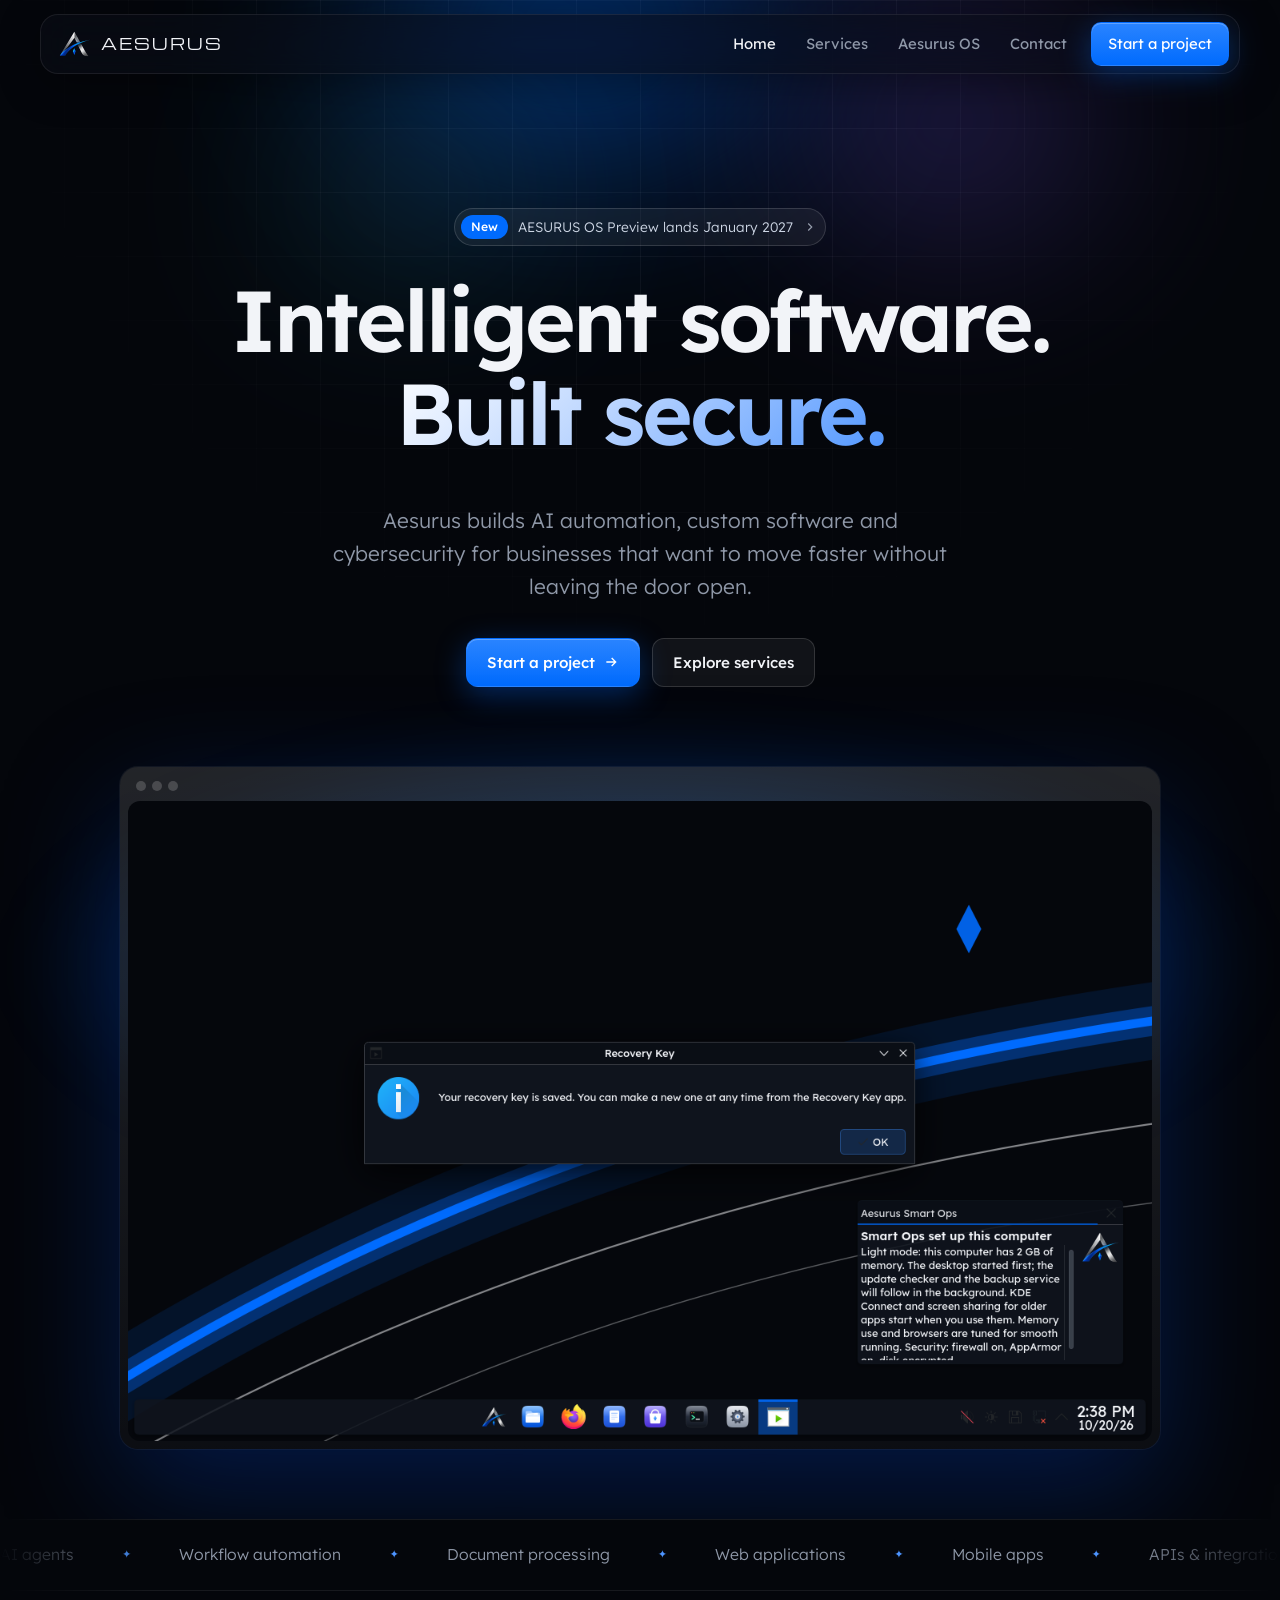
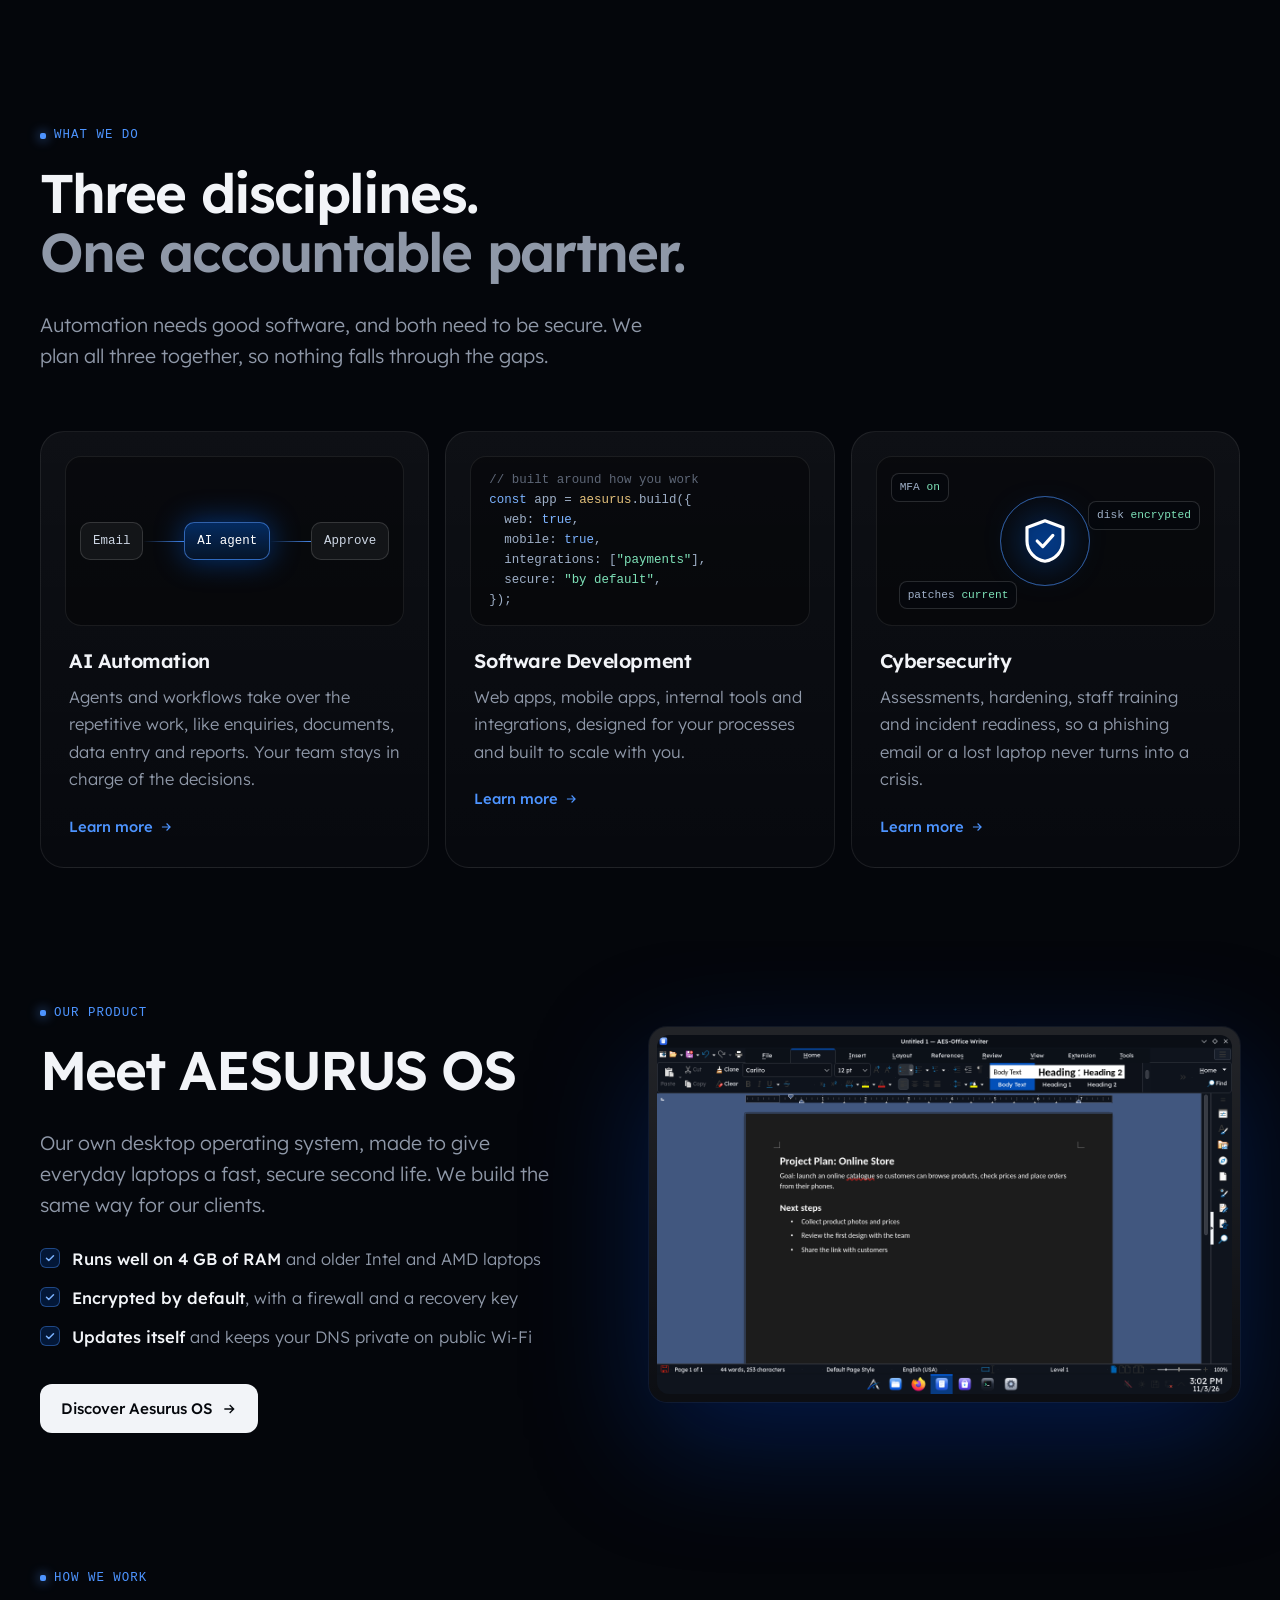
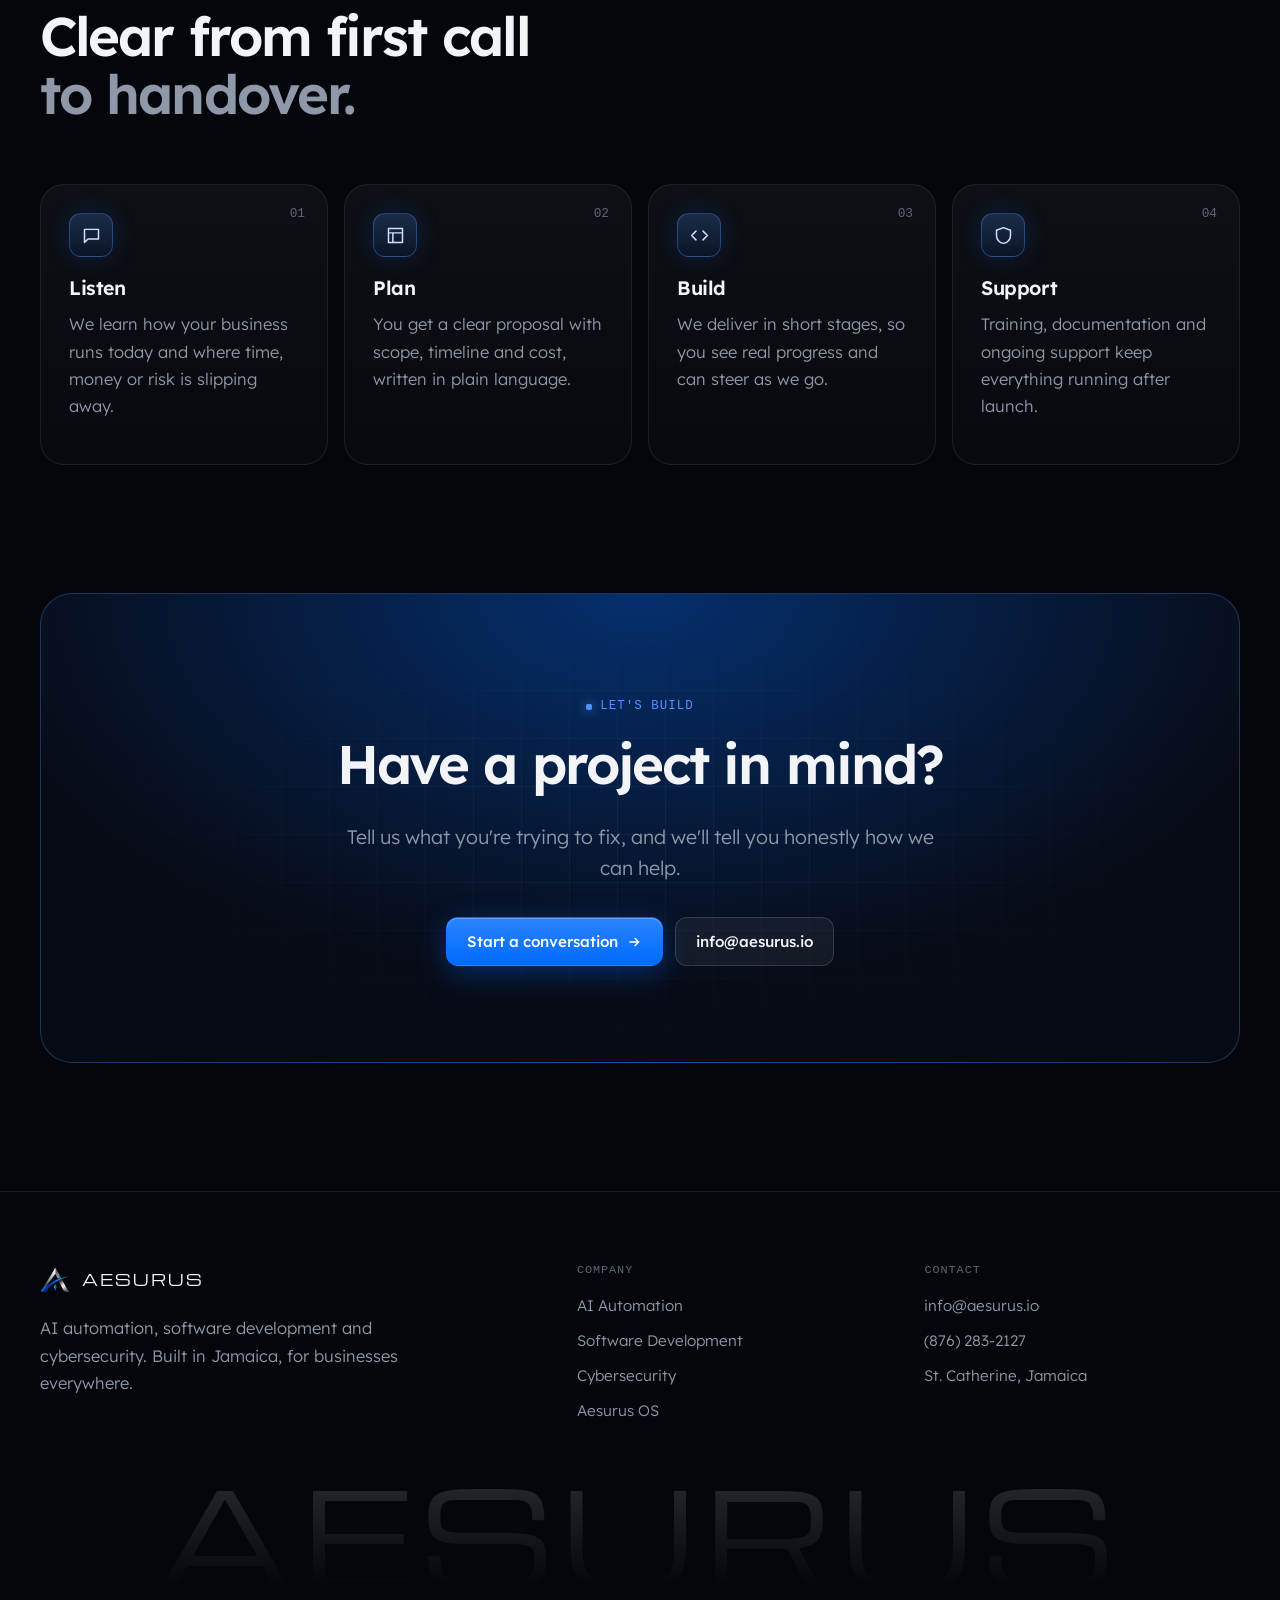
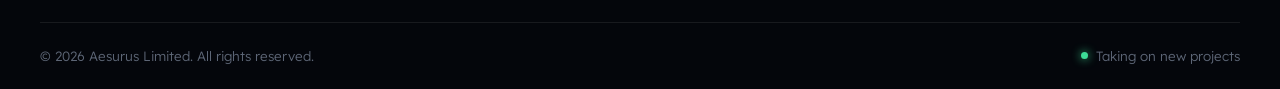
<file: index.html>
<!doctype html>
<html lang="en">
<head>
  <meta charset="utf-8">
  <meta name="viewport" content="width=device-width, initial-scale=1">
  
  <title>Aesurus Limited | AI Automation, Software &amp; Cybersecurity</title>
  <meta name="description" content="Aesurus Limited builds AI automation, custom software and cybersecurity for businesses, and makes AESURUS OS. Based in St. Catherine, Jamaica.">
  <meta name="theme-color" content="#04060b">
  <meta property="og:title" content="Aesurus Limited | AI Automation, Software &amp; Cybersecurity">
  <meta property="og:description" content="Aesurus Limited builds AI automation, custom software and cybersecurity for businesses, and makes AESURUS OS. Based in St. Catherine, Jamaica.">
  <meta property="og:image" content="assets/img/os-desktop.png">
  <link rel="icon" type="image/png" href="assets/img/aesurus-mark.png">
  <link rel="preload" href="assets/fonts/Lexend[wght].ttf" as="font" type="font/ttf" crossorigin>
  <link rel="stylesheet" href="assets/styles.css">
  <!-- Meta Pixel Code -->
<script>
!function(f,b,e,v,n,t,s)
{if(f.fbq)return;n=f.fbq=function(){n.callMethod?
n.callMethod.apply(n,arguments):n.queue.push(arguments)};
if(!f._fbq)f._fbq=n;n.push=n;n.loaded=!0;n.version='2.0';
n.queue=[];t=b.createElement(e);t.async=!0;
t.src=v;s=b.getElementsByTagName(e)[0];
s.parentNode.insertBefore(t,s)}(window, document,'script',
'https://connect.facebook.net/en_US/fbevents.js');
fbq('init', '1486287566726402');
fbq('track', 'PageView');
</script>
<noscript><img height="1" width="1" style="display:none"
src="https://www.facebook.com/tr?id=1486287566726402&ev=PageView&noscript=1"
/></noscript>
<!-- End Meta Pixel Code -->
</head>
<body>

<header class="site-header">
  <nav class="wrap nav" aria-label="Main">
    <a class="brand" href="index.html" aria-label="Aesurus Limited home">
      <img src="assets/img/aesurus-mark.png" alt="" width="32" height="32">
      <span>AESURUS</span>
    </a>
    <button class="nav-toggle" aria-label="Open menu" aria-expanded="false">
      <svg viewBox="0 0 24 24" fill="none" stroke="currentColor" stroke-width="2" stroke-linecap="round"><path d="M4 7h16M4 12h16M4 17h16"/></svg>
    </button>
    <ul class="nav-links">
      <li><a href="index.html" aria-current="page">Home</a></li>
      <li><a href="services.html">Services</a></li>
      <li><a href="aesurus-os.html">Aesurus OS</a></li>
      <li><a href="contact.html">Contact</a></li>
      <li><a class="btn btn-primary" href="contact.html">Start a project</a></li>
    </ul>
  </nav>
</header>

<main>
  <section class="hero center">
    <div class="bg-grid"></div><div class="glow glow-a"></div><div class="glow glow-b"></div><div class="glow glow-c"></div>
    <div class="wrap">
      <a class="pill reveal" href="aesurus-os.html"><b>New</b> AESURUS OS Preview lands January 2027 <svg viewBox="0 0 24 24" fill="none" stroke="currentColor" stroke-width="2"><path d="M9 6l6 6-6 6"/></svg></a>
      <h1 class="reveal d1">Intelligent software.<br><span class="grad-text">Built secure.</span></h1>
      <p class="lead reveal d2">Aesurus builds AI automation, custom software and cybersecurity for businesses that want to move faster without leaving the door open.</p>
      <div class="btn-row reveal d3">
        <a class="btn btn-primary" href="contact.html">Start a project <svg viewBox="0 0 24 24" fill="none" stroke="currentColor" stroke-width="2"><path d="M5 12h14M13 6l6 6-6 6"/></svg></a>
        <a class="btn btn-ghost" href="services.html">Explore services</a>
      </div>
      <div class="hero-shot reveal d3">
        <div class="frame">
          <div class="frame-bar"><i></i><i></i><i></i></div>
          <img src="assets/img/os-desktop.png" alt="The AESURUS OS desktop, built by Aesurus" width="1280" height="800" data-zoom>
        </div>
      </div>
    </div>
  </section>

  <div class="marquee" aria-hidden="true">
    <div class="marquee-track">
      <span>AI agents</span><span>Workflow automation</span><span>Document processing</span><span>Web applications</span><span>Mobile apps</span><span>APIs &amp; integrations</span><span>Security assessments</span><span>Device hardening</span><span>Incident readiness</span><span>Linux desktops</span>
      <span>AI agents</span><span>Workflow automation</span><span>Document processing</span><span>Web applications</span><span>Mobile apps</span><span>APIs &amp; integrations</span><span>Security assessments</span><span>Device hardening</span><span>Incident readiness</span><span>Linux desktops</span>
    </div>
  </div>

  <section>
    <div class="wrap">
      <div class="section-head reveal">
        <span class="kicker">What we do</span>
        <h2>Three disciplines.<br><span class="muted">One accountable partner.</span></h2>
        <p class="lead">Automation needs good software, and both need to be secure. We plan all three together, so nothing falls through the gaps.</p>
      </div>
      <div class="bento">
        <a class="card reveal" href="services.html#ai-automation">
          <div class="viz viz-flow">
            <span class="node">Email</span><span class="wire"></span><span class="node ai">AI agent</span><span class="wire"></span><span class="node">Approve</span>
          </div>
          <h3>AI Automation</h3>
          <p>Agents and workflows take over the repetitive work, like enquiries, documents, data entry and reports. Your team stays in charge of the decisions.</p>
          <span class="more">Learn more <svg viewBox="0 0 24 24" fill="none" stroke="currentColor" stroke-width="2"><path d="M5 12h14M13 6l6 6-6 6"/></svg></span>
        </a>
        <a class="card reveal d1" href="services.html#software-development">
          <div class="viz viz-code"><span class="c">// built around how you work</span>
<span class="k">const</span> app = <span class="f">aesurus</span>.build({
  web: <span class="k">true</span>,
  mobile: <span class="k">true</span>,
  integrations: [<span class="s">"payments"</span>],
  secure: <span class="s">"by default"</span>,
});</div>
          <h3>Software Development</h3>
          <p>Web apps, mobile apps, internal tools and integrations, designed for your processes and built to scale with you.</p>
          <span class="more">Learn more <svg viewBox="0 0 24 24" fill="none" stroke="currentColor" stroke-width="2"><path d="M5 12h14M13 6l6 6-6 6"/></svg></span>
        </a>
        <a class="card wide-md reveal d2" href="services.html#cybersecurity">
          <div class="viz viz-shield">
            <div class="rings"><i></i><i></i><i></i></div>
            <svg viewBox="0 0 24 24" stroke-linecap="round" stroke-linejoin="round"><path d="M12 3l8 3v6c0 4.5-3.4 8.3-8 9-4.6-.7-8-4.5-8-9V6z"/><path d="M8.5 12l2.5 2.5 4.5-5" fill="none"/></svg>
            <span class="tag" style="left:14px; top:16px;">MFA <b>on</b></span>
            <span class="tag" style="right:14px; top:44px;">disk <b>encrypted</b></span>
            <span class="tag" style="left:22px; bottom:16px;">patches <b>current</b></span>
          </div>
          <h3>Cybersecurity</h3>
          <p>Assessments, hardening, staff training and incident readiness, so a phishing email or a lost laptop never turns into a crisis.</p>
          <span class="more">Learn more <svg viewBox="0 0 24 24" fill="none" stroke="currentColor" stroke-width="2"><path d="M5 12h14M13 6l6 6-6 6"/></svg></span>
        </a>
      </div>
    </div>
  </section>

  <section style="padding-top:0;">
    <div class="wrap split">
      <div class="reveal">
        <span class="kicker">Our product</span>
        <h2>Meet AESURUS OS</h2>
        <p class="lead">Our own desktop operating system, made to give everyday laptops a fast, secure second life. We build the same way for our clients.</p>
        <ul class="checks">
          <li><span><strong>Runs well on 4 GB of RAM</strong> and older Intel and AMD laptops</span></li>
          <li><span><strong>Encrypted by default</strong>, with a firewall and a recovery key</span></li>
          <li><span><strong>Updates itself</strong> and keeps your DNS private on public Wi-Fi</span></li>
        </ul>
        <div class="btn-row"><a class="btn btn-light" href="aesurus-os.html">Discover Aesurus OS <svg viewBox="0 0 24 24" fill="none" stroke="currentColor" stroke-width="2"><path d="M5 12h14M13 6l6 6-6 6"/></svg></a></div>
      </div>
      <div class="reveal d1">
        <div class="frame"><img src="assets/img/os-app-write.png" alt="AES Write running on AESURUS OS" width="1280" height="800" data-zoom></div>
      </div>
    </div>
  </section>

  <section style="padding-top:0;">
    <div class="wrap">
      <div class="section-head reveal">
        <span class="kicker">How we work</span>
        <h2>Clear from first call<br><span class="muted">to handover.</span></h2>
      </div>
      <div class="steps">
        <div class="card reveal"><div class="icon"><svg viewBox="0 0 24 24"><path d="M4 5h16v11H8l-4 4z"/></svg></div><h3>Listen</h3><p>We learn how your business runs today and where time, money or risk is slipping away.</p></div>
        <div class="card reveal d1"><div class="icon"><svg viewBox="0 0 24 24"><path d="M4 4h16v16H4zM4 9h16M9 9v11"/></svg></div><h3>Plan</h3><p>You get a clear proposal with scope, timeline and cost, written in plain language.</p></div>
        <div class="card reveal d2"><div class="icon"><svg viewBox="0 0 24 24"><path d="M8 7l-5 5 5 5M16 7l5 5-5 5"/></svg></div><h3>Build</h3><p>We deliver in short stages, so you see real progress and can steer as we go.</p></div>
        <div class="card reveal d3"><div class="icon"><svg viewBox="0 0 24 24"><path d="M12 3l8 3v6c0 4.5-3.4 8.3-8 9-4.6-.7-8-4.5-8-9V6z"/></svg></div><h3>Support</h3><p>Training, documentation and ongoing support keep everything running after launch.</p></div>
      </div>
    </div>
  </section>

  <section style="padding-top:0;">
    <div class="wrap">
      <div class="cta reveal">
        <span class="kicker">Let's build</span>
        <h2>Have a project in mind?</h2>
        <p class="lead">Tell us what you're trying to fix, and we'll tell you honestly how we can help.</p>
        <div class="btn-row">
          <a class="btn btn-primary" href="contact.html">Start a conversation <svg viewBox="0 0 24 24" fill="none" stroke="currentColor" stroke-width="2"><path d="M5 12h14M13 6l6 6-6 6"/></svg></a>
          <a class="btn btn-ghost" href="mailto:info@aesurus.io">info@aesurus.io</a>
        </div>
      </div>
    </div>
  </section>
</main>
<footer class="site-footer">
  <div class="wrap">
    <div class="footer-grid">
      <div>
        <a class="brand" href="index.html"><img src="assets/img/aesurus-mark.png" alt="" width="32" height="32"><span>AESURUS</span></a>
        <p class="muted" style="margin:18px 0 0; max-width:360px;">AI automation, software development and cybersecurity. Built in Jamaica, for businesses everywhere.</p>
      </div>
      <div>
        <h4>Company</h4>
        <ul>
          <li><a href="services.html#ai-automation">AI Automation</a></li>
          <li><a href="services.html#software-development">Software Development</a></li>
          <li><a href="services.html#cybersecurity">Cybersecurity</a></li>
          <li><a href="aesurus-os.html">Aesurus OS</a></li>
        </ul>
      </div>
      <div>
        <h4>Contact</h4>
        <ul>
          <li><a href="mailto:info@aesurus.io">info@aesurus.io</a></li>
          <li><a href="tel:+18762832127">(876) 283-2127</a></li>
          <li>St. Catherine, Jamaica</li>
        </ul>
      </div>
    </div>
    <div class="footer-word" aria-hidden="true">AESURUS</div>
    <div class="footer-bottom">
      <span>© <span id="year">2026</span> Aesurus Limited. All rights reserved.</span>
      <span class="status-dot">Taking on new projects</span>
    </div>
  </div>
</footer>

<script src="assets/main.js"></script>
</body>
</html>
</file>
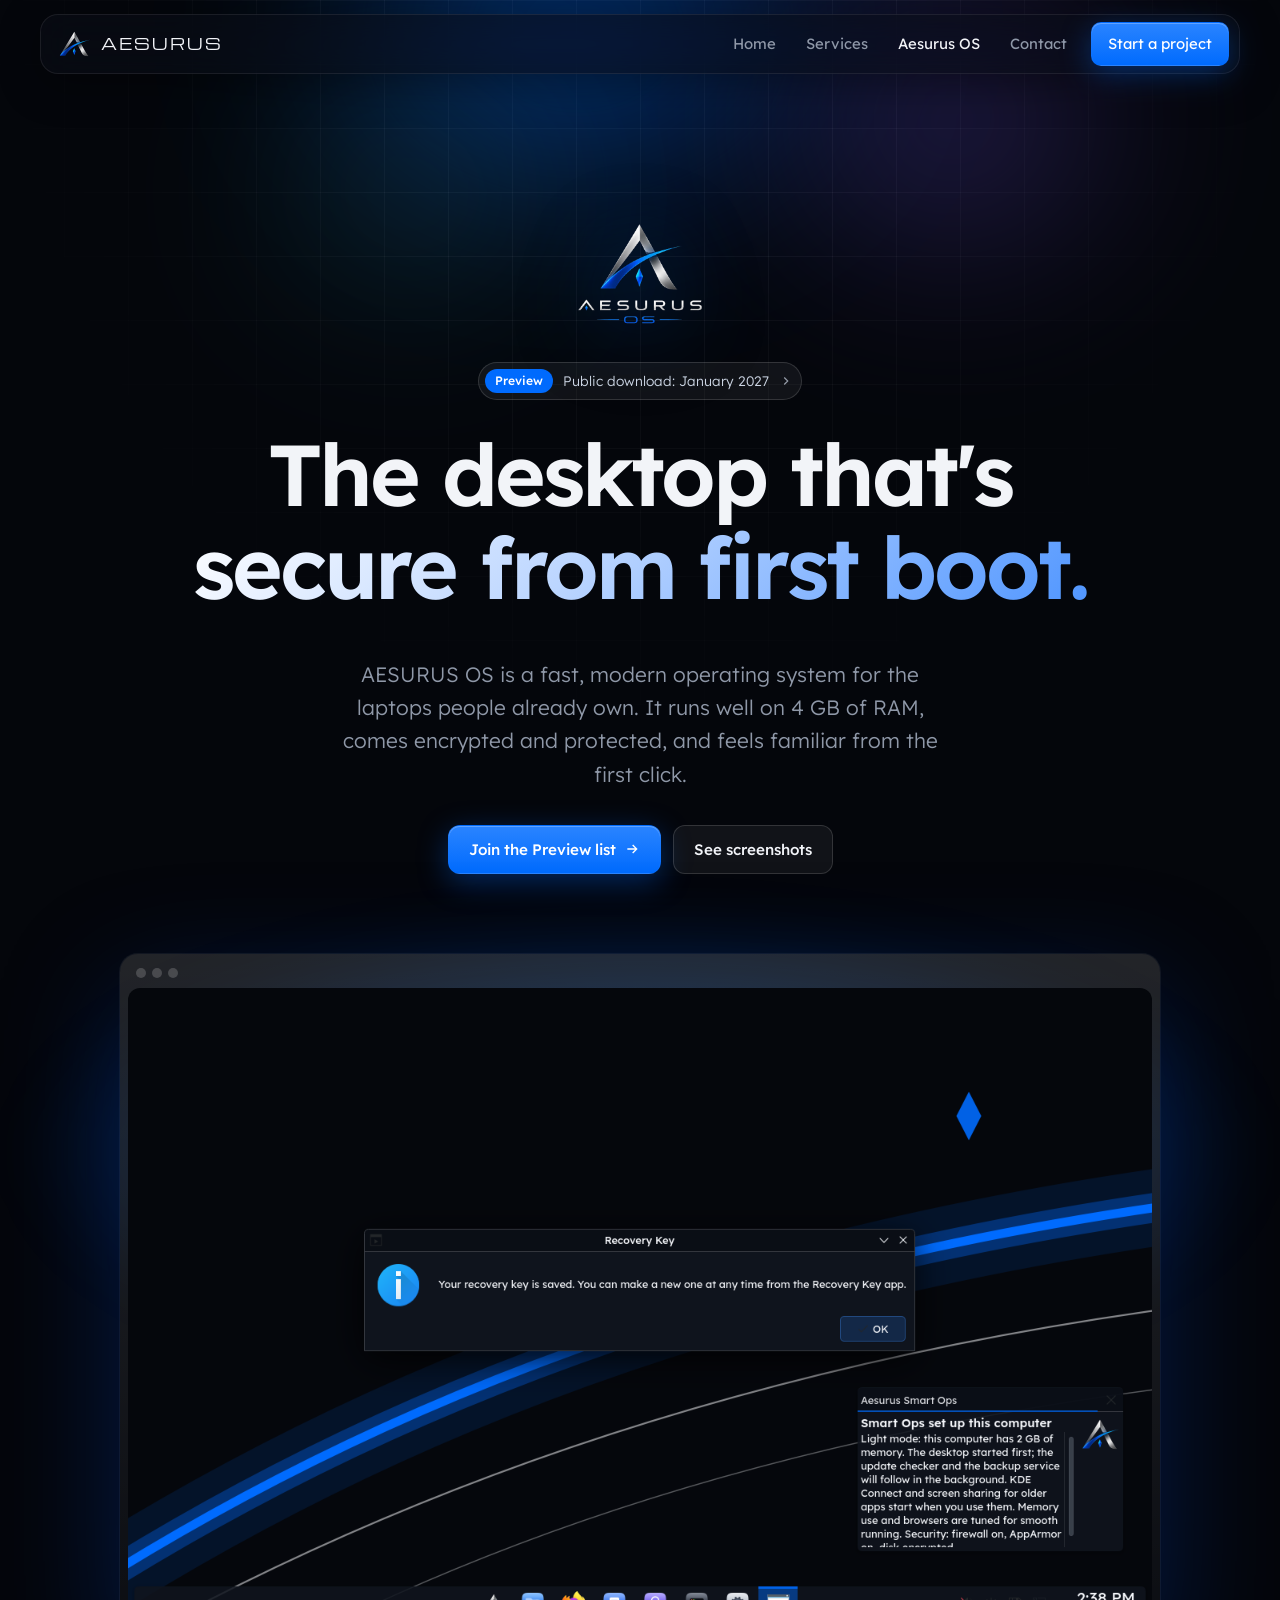
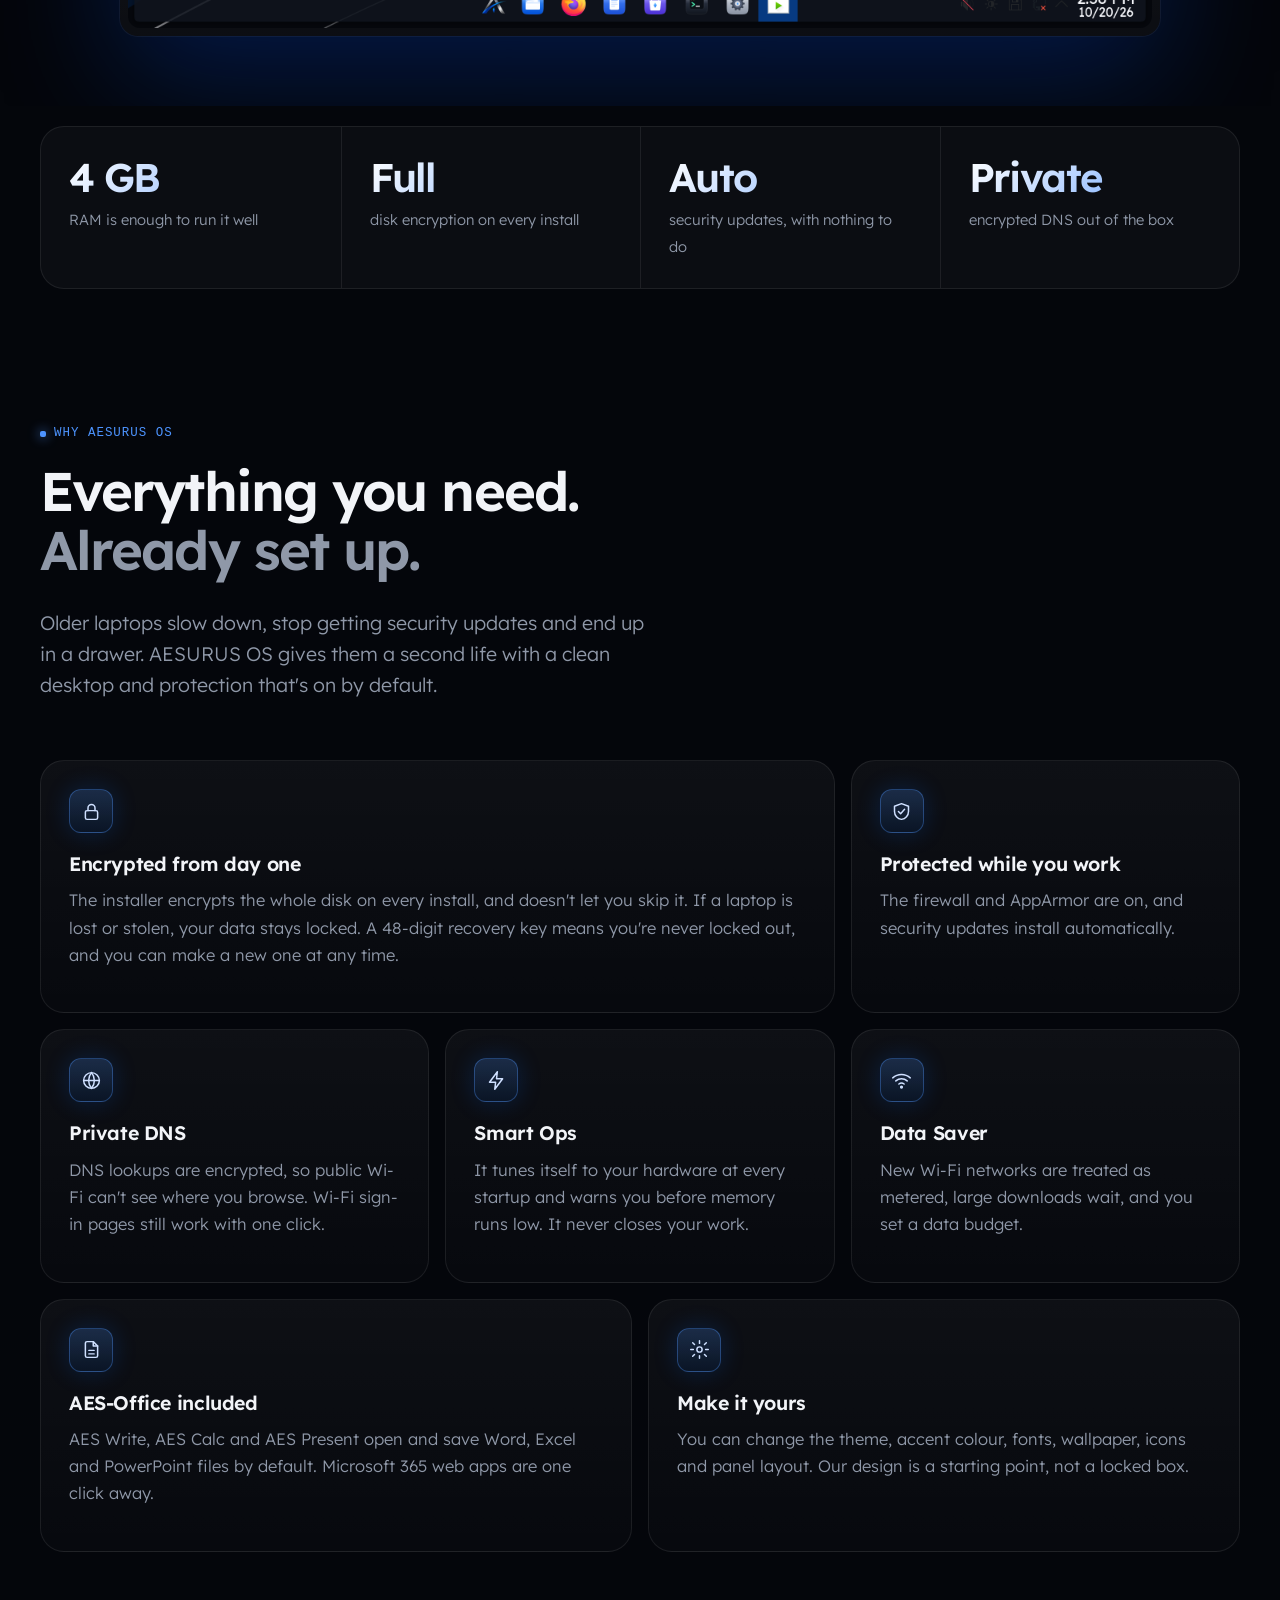
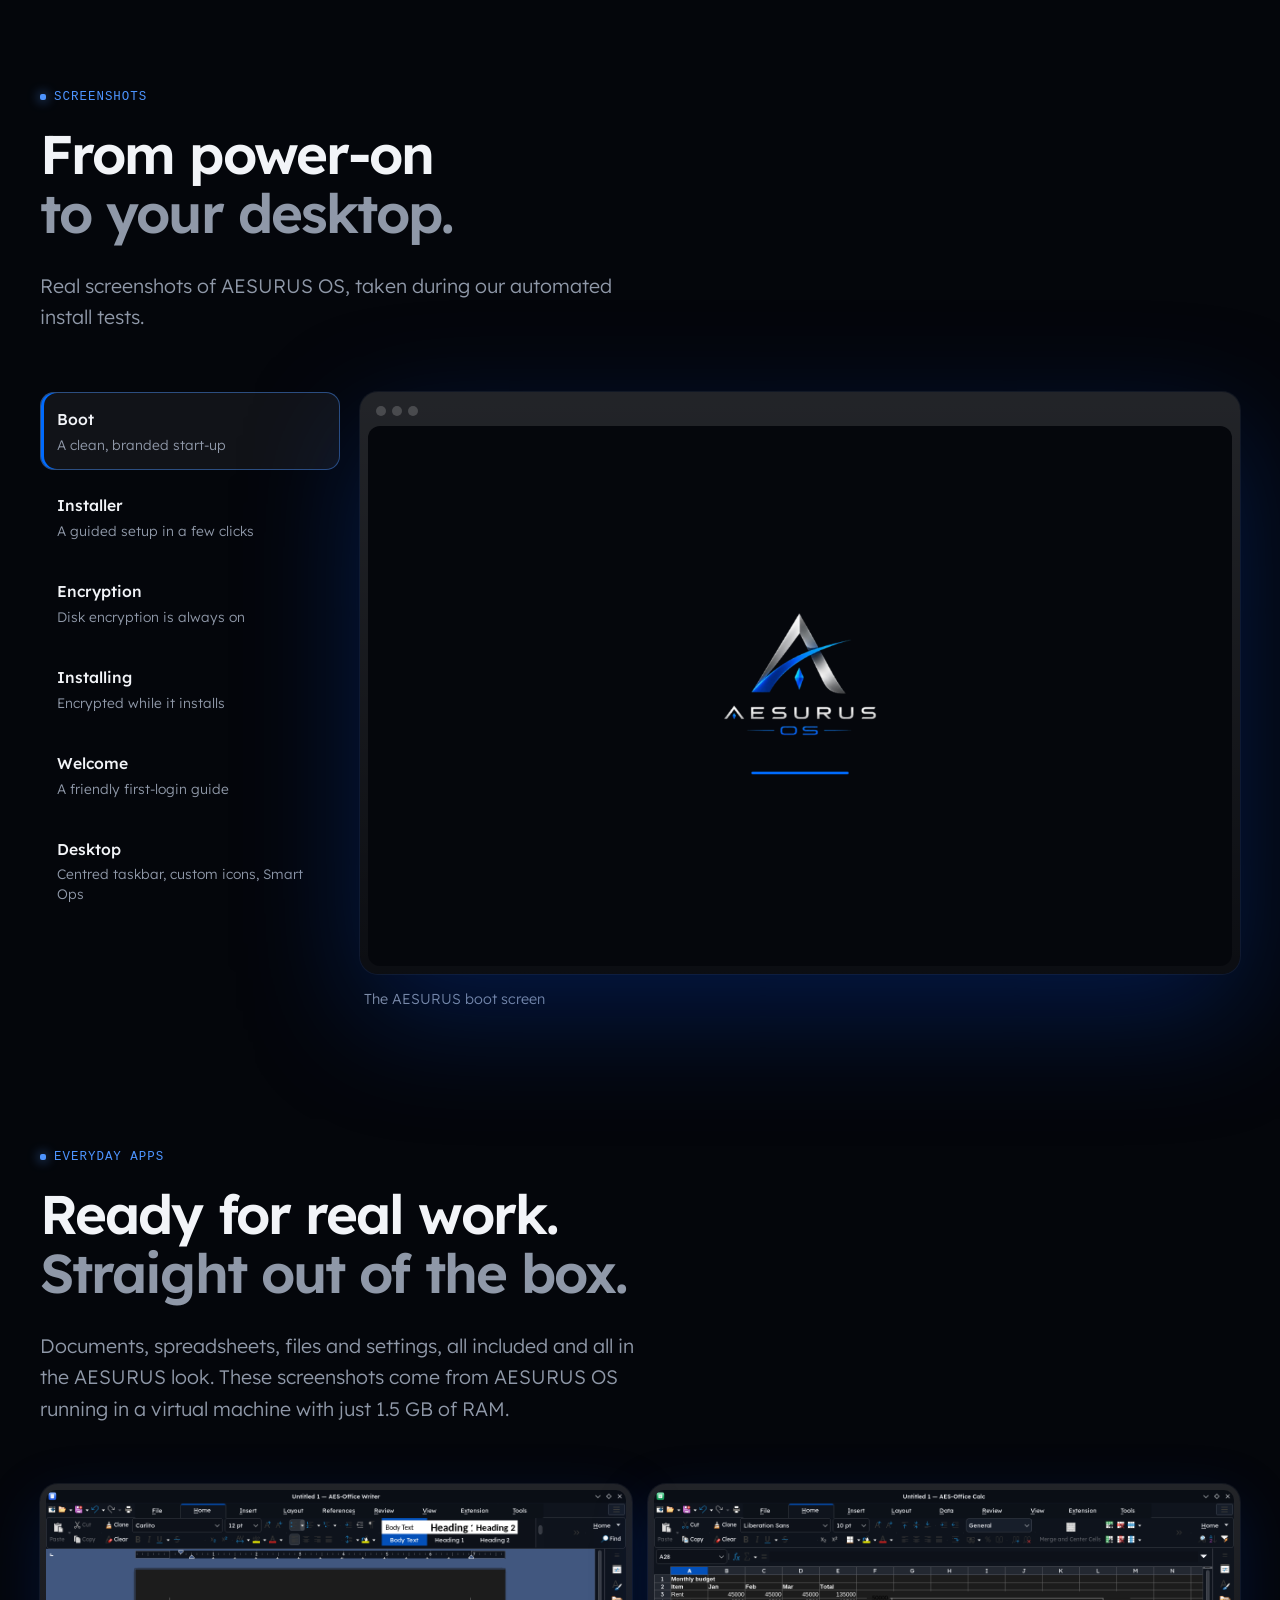
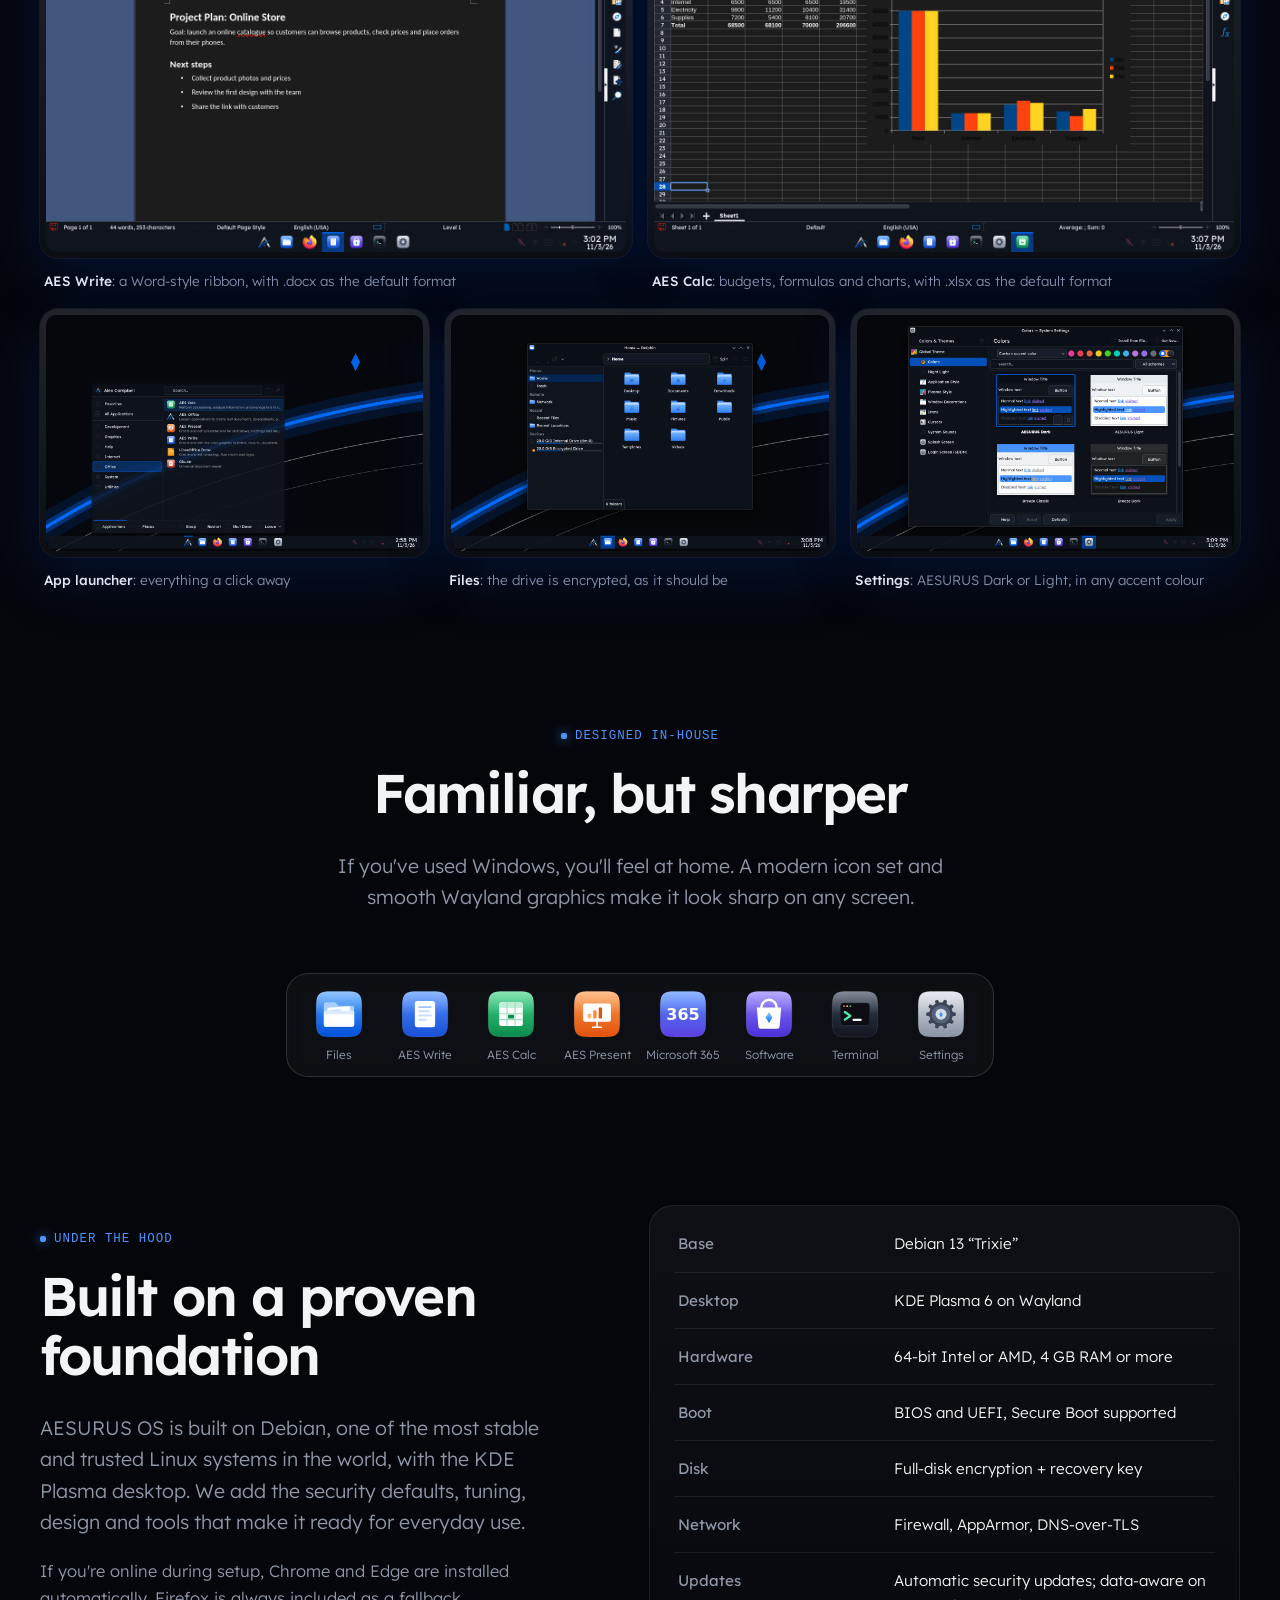
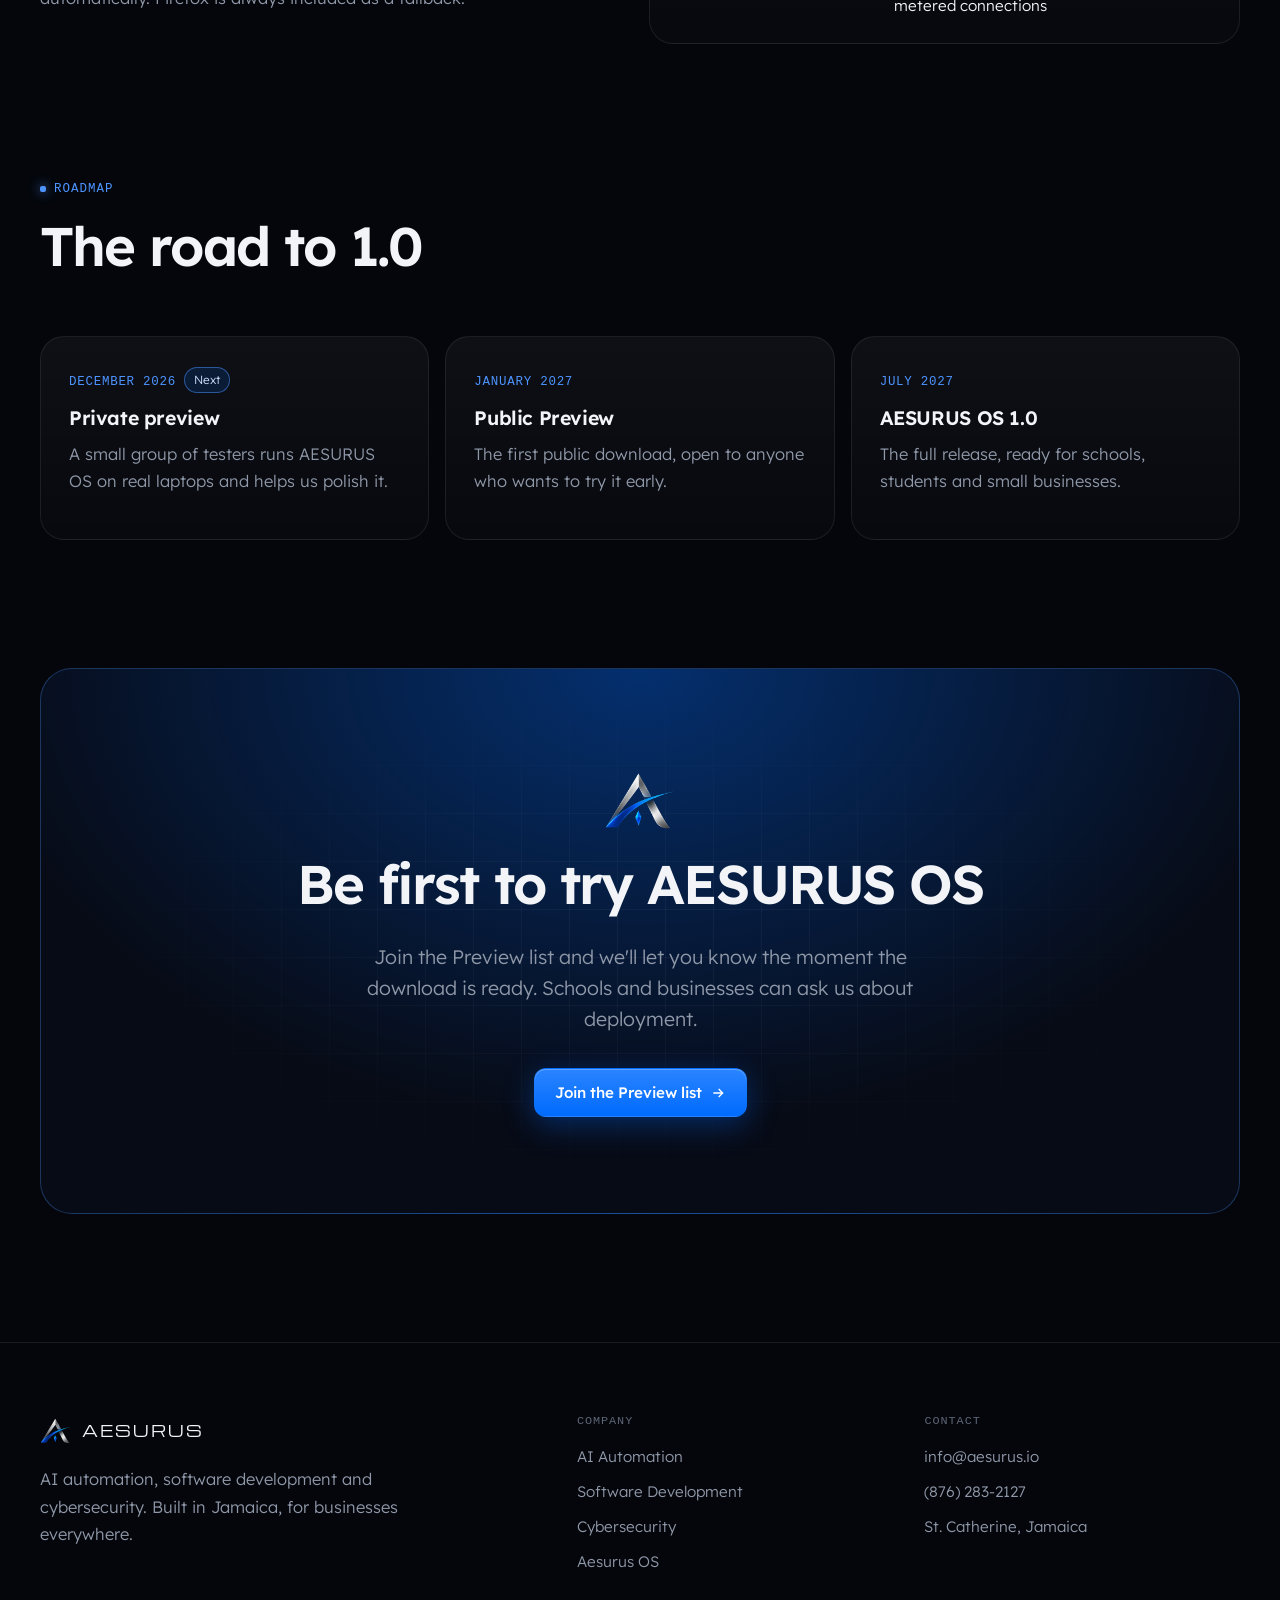
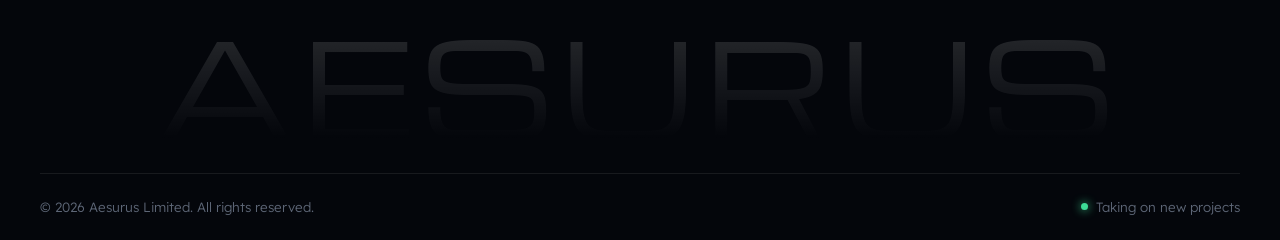
<file: aesurus-os.html>
<!doctype html>
<html lang="en">
<head>
  <meta charset="utf-8">
  <meta name="viewport" content="width=device-width, initial-scale=1">
  <title>AESURUS OS | Aesurus Limited</title>
  <meta name="description" content="AESURUS OS is a fast, secure desktop operating system for everyday laptops, with full-disk encryption, automatic security updates and encrypted DNS.">
  <meta name="theme-color" content="#04060b">
  <meta property="og:title" content="AESURUS OS | Aesurus Limited">
  <meta property="og:description" content="AESURUS OS is a fast, secure desktop operating system for everyday laptops, with full-disk encryption, automatic security updates and encrypted DNS.">
  <meta property="og:image" content="assets/img/os-desktop.png">
  <link rel="icon" type="image/png" href="assets/img/aesurus-mark.png">
  <link rel="preload" href="assets/fonts/Lexend[wght].ttf" as="font" type="font/ttf" crossorigin>
  <link rel="stylesheet" href="assets/styles.css">
  <!-- Meta Pixel Code -->
<script>
!function(f,b,e,v,n,t,s)
{if(f.fbq)return;n=f.fbq=function(){n.callMethod?
n.callMethod.apply(n,arguments):n.queue.push(arguments)};
if(!f._fbq)f._fbq=n;n.push=n;n.loaded=!0;n.version='2.0';
n.queue=[];t=b.createElement(e);t.async=!0;
t.src=v;s=b.getElementsByTagName(e)[0];
s.parentNode.insertBefore(t,s)}(window, document,'script',
'https://connect.facebook.net/en_US/fbevents.js');
fbq('init', '1486287566726402');
fbq('track', 'PageView');
</script>
<noscript><img height="1" width="1" style="display:none"
src="https://www.facebook.com/tr?id=1486287566726402&ev=PageView&noscript=1"
/></noscript>
<!-- End Meta Pixel Code -->
</head>
<body>

<header class="site-header">
  <nav class="wrap nav" aria-label="Main">
    <a class="brand" href="index.html" aria-label="Aesurus Limited home">
      <img src="assets/img/aesurus-mark.png" alt="" width="32" height="32">
      <span>AESURUS</span>
    </a>
    <button class="nav-toggle" aria-label="Open menu" aria-expanded="false">
      <svg viewBox="0 0 24 24" fill="none" stroke="currentColor" stroke-width="2" stroke-linecap="round"><path d="M4 7h16M4 12h16M4 17h16"/></svg>
    </button>
    <ul class="nav-links">
      <li><a href="index.html">Home</a></li>
      <li><a href="services.html">Services</a></li>
      <li><a href="aesurus-os.html" aria-current="page">Aesurus OS</a></li>
      <li><a href="contact.html">Contact</a></li>
      <li><a class="btn btn-primary" href="contact.html">Start a project</a></li>
    </ul>
  </nav>
</header>

<main>
  <section class="hero center">
    <div class="bg-grid"></div><div class="glow glow-a"></div><div class="glow glow-b"></div><div class="glow glow-c"></div>
    <div class="wrap">
      <img class="reveal" src="assets/img/aesurus-emblem.png" alt="AESURUS OS emblem" width="406" height="406" style="width:132px; margin:0 auto 22px; filter:drop-shadow(0 14px 40px rgba(0,107,254,.5));">
      <a class="pill reveal d1" href="contact.html?service=os"><b>Preview</b> Public download: January 2027 <svg viewBox="0 0 24 24" fill="none" stroke="currentColor" stroke-width="2"><path d="M9 6l6 6-6 6"/></svg></a>
      <h1 class="reveal d1">The desktop that's<br><span class="grad-text">secure from first boot.</span></h1>
      <p class="lead reveal d2">AESURUS OS is a fast, modern operating system for the laptops people already own. It runs well on 4 GB of RAM, comes encrypted and protected, and feels familiar from the first click.</p>
      <div class="btn-row reveal d3">
        <a class="btn btn-primary" href="contact.html?service=os">Join the Preview list <svg viewBox="0 0 24 24" fill="none" stroke="currentColor" stroke-width="2"><path d="M5 12h14M13 6l6 6-6 6"/></svg></a>
        <a class="btn btn-ghost" href="#screenshots">See screenshots</a>
      </div>
      <div class="hero-shot reveal d3">
        <div class="frame">
          <div class="frame-bar"><i></i><i></i><i></i></div>
          <img src="assets/img/os-desktop.png" alt="The AESURUS OS desktop with its centred taskbar, a recovery key confirmation and a Smart Ops notification" width="1280" height="800" data-zoom>
        </div>
      </div>
    </div>
  </section>

  <section style="padding-top:20px;">
    <div class="wrap">
      <div class="stats reveal">
        <div><b class="grad-text">4 GB</b><span>RAM is enough to run it well</span></div>
        <div><b class="grad-text">Full</b><span>disk encryption on every install</span></div>
        <div><b class="grad-text">Auto</b><span>security updates, with nothing to do</span></div>
        <div><b class="grad-text">Private</b><span>encrypted DNS out of the box</span></div>
      </div>
    </div>
  </section>

  <section id="features" style="padding-top:0;">
    <div class="wrap">
      <div class="section-head reveal">
        <span class="kicker">Why AESURUS OS</span>
        <h2>Everything you need.<br><span class="muted">Already set up.</span></h2>
        <p class="lead">Older laptops slow down, stop getting security updates and end up in a drawer. AESURUS OS gives them a second life with a clean desktop and protection that's on by default.</p>
      </div>
      <div class="bento">
        <div class="card span-4 reveal">
          <div class="icon"><svg viewBox="0 0 24 24"><rect x="5" y="11" width="14" height="10" rx="2"/><path d="M8 11V8a4 4 0 018 0v3"/></svg></div>
          <h3>Encrypted from day one</h3>
          <p>The installer encrypts the whole disk on every install, and doesn't let you skip it. If a laptop is lost or stolen, your data stays locked. A 48-digit recovery key means you're never locked out, and you can make a new one at any time.</p>
        </div>
        <div class="card span-2 reveal d1">
          <div class="icon"><svg viewBox="0 0 24 24"><path d="M12 3l8 3v6c0 4.5-3.4 8.3-8 9-4.6-.7-8-4.5-8-9V6z"/><path d="M8.5 12l2.5 2.5 4.5-5"/></svg></div>
          <h3>Protected while you work</h3>
          <p>The firewall and AppArmor are on, and security updates install automatically.</p>
        </div>
        <div class="card span-2 reveal">
          <div class="icon"><svg viewBox="0 0 24 24"><circle cx="12" cy="12" r="9"/><path d="M3 12h18M12 3a14 14 0 010 18M12 3a14 14 0 000 18"/></svg></div>
          <h3>Private DNS</h3>
          <p>DNS lookups are encrypted, so public Wi-Fi can't see where you browse. Wi-Fi sign-in pages still work with one click.</p>
        </div>
        <div class="card span-2 reveal d1">
          <div class="icon"><svg viewBox="0 0 24 24"><path d="M13 2L4 14h7l-1 8 9-12h-7z"/></svg></div>
          <h3>Smart Ops</h3>
          <p>It tunes itself to your hardware at every startup and warns you before memory runs low. It never closes your work.</p>
        </div>
        <div class="card span-2 reveal d2">
          <div class="icon"><svg viewBox="0 0 24 24"><path d="M2 9a15 15 0 0120 0M5.5 12.5a10 10 0 0113 0M9 16a5 5 0 016 0"/><circle cx="12" cy="19.5" r="1"/></svg></div>
          <h3>Data Saver</h3>
          <p>New Wi-Fi networks are treated as metered, large downloads wait, and you set a data budget.</p>
        </div>
        <div class="card span-3 reveal">
          <div class="icon"><svg viewBox="0 0 24 24"><path d="M14 3H7a2 2 0 00-2 2v14a2 2 0 002 2h10a2 2 0 002-2V8z"/><path d="M14 3v5h5M9 13h6M9 17h6"/></svg></div>
          <h3>AES-Office included</h3>
          <p>AES Write, AES Calc and AES Present open and save Word, Excel and PowerPoint files by default. Microsoft 365 web apps are one click away.</p>
        </div>
        <div class="card span-3 reveal d1">
          <div class="icon"><svg viewBox="0 0 24 24"><circle cx="12" cy="12" r="3"/><path d="M12 2v3M12 19v3M4.2 4.2l2.1 2.1M17.7 17.7l2.1 2.1M2 12h3M19 12h3M4.2 19.8l2.1-2.1M17.7 6.3l2.1-2.1"/></svg></div>
          <h3>Make it yours</h3>
          <p>You can change the theme, accent colour, fonts, wallpaper, icons and panel layout. Our design is a starting point, not a locked box.</p>
        </div>
      </div>
    </div>
  </section>

  <section id="screenshots" style="padding-top:0;">
    <div class="wrap">
      <div class="section-head reveal">
        <span class="kicker">Screenshots</span>
        <h2>From power-on<br><span class="muted">to your desktop.</span></h2>
        <p class="lead">Real screenshots of AESURUS OS, taken during our automated install tests.</p>
      </div>
      <div class="gallery reveal">
        <div class="tabs" role="tablist" aria-label="AESURUS OS screenshots">
          <button class="tab" role="tab" aria-selected="true" tabindex="0" data-src="assets/img/os-boot.png" data-alt="The AESURUS boot screen"><b>Boot</b><span>A clean, branded start-up</span></button>
          <button class="tab" role="tab" aria-selected="false" tabindex="-1" data-src="assets/img/os-installer.png" data-alt="The AESURUS OS installer welcome page"><b>Installer</b><span>A guided setup in a few clicks</span></button>
          <button class="tab" role="tab" aria-selected="false" tabindex="-1" data-src="assets/img/os-encryption.png" data-alt="Disk setup: encryption is switched on and required"><b>Encryption</b><span>Disk encryption is always on</span></button>
          <button class="tab" role="tab" aria-selected="false" tabindex="-1" data-src="assets/img/os-installing.png" data-alt="Installing: the disk is encrypted while the system is installed"><b>Installing</b><span>Encrypted while it installs</span></button>
          <button class="tab" role="tab" aria-selected="false" tabindex="-1" data-src="assets/img/os-welcome.png" data-alt="The Welcome Center on first login"><b>Welcome</b><span>A friendly first-login guide</span></button>
          <button class="tab" role="tab" aria-selected="false" tabindex="-1" data-src="assets/img/os-desktop.png" data-alt="The desktop: centred taskbar, custom icons and a Smart Ops summary"><b>Desktop</b><span>Centred taskbar, custom icons, Smart Ops</span></button>
        </div>
        <figure class="stage" style="margin:0;">
          <div class="frame">
            <div class="frame-bar"><i></i><i></i><i></i></div>
            <img src="assets/img/os-boot.png" alt="The AESURUS boot screen" width="1280" height="800" data-zoom>
          </div>
          <figcaption>The AESURUS boot screen</figcaption>
        </figure>
      </div>
    </div>
  </section>

  <section id="apps" style="padding-top:0;">
    <div class="wrap">
      <div class="section-head reveal">
        <span class="kicker">Everyday apps</span>
        <h2>Ready for real work.<br><span class="muted">Straight out of the box.</span></h2>
        <p class="lead">Documents, spreadsheets, files and settings, all included and all in the AESURUS look. These screenshots come from AESURUS OS running in a virtual machine with just 1.5 GB of RAM.</p>
      </div>
      <div class="bento">
        <figure class="shot span-3 reveal"><div class="frame"><img src="assets/img/os-app-write.png" alt="AES Write with a project plan document and the ribbon toolbar" width="1280" height="800" loading="lazy" data-zoom></div><figcaption><b>AES Write</b>: a Word-style ribbon, with .docx as the default format</figcaption></figure>
        <figure class="shot span-3 reveal d1"><div class="frame"><img src="assets/img/os-app-calc.png" alt="AES Calc with a monthly budget and a column chart" width="1280" height="800" loading="lazy" data-zoom></div><figcaption><b>AES Calc</b>: budgets, formulas and charts, with .xlsx as the default format</figcaption></figure>
        <figure class="shot reveal"><div class="frame"><img src="assets/img/os-app-launcher.png" alt="The app launcher showing the AES-Office apps" width="1280" height="800" loading="lazy" data-zoom></div><figcaption><b>App launcher</b>: everything a click away</figcaption></figure>
        <figure class="shot reveal d1"><div class="frame"><img src="assets/img/os-app-files.png" alt="The Files app showing the home folder and the encrypted drive" width="1280" height="800" loading="lazy" data-zoom></div><figcaption><b>Files</b>: the drive is encrypted, as it should be</figcaption></figure>
        <figure class="shot reveal d2"><div class="frame"><img src="assets/img/os-app-settings.png" alt="System Settings with the AESURUS Dark and Light colour schemes and accent colours" width="1280" height="800" loading="lazy" data-zoom></div><figcaption><b>Settings</b>: AESURUS Dark or Light, in any accent colour</figcaption></figure>
      </div>
    </div>
  </section>

  <section style="padding-top:0;">
    <div class="wrap center">
      <div class="section-head center reveal">
        <span class="kicker">Designed in-house</span>
        <h2>Familiar, but sharper</h2>
        <p class="lead">If you've used Windows, you'll feel at home. A modern icon set and smooth Wayland graphics make it look sharp on any screen.</p>
      </div>
      <div class="dock reveal">
        <figure><img src="assets/icons/files.svg" alt=""><figcaption>Files</figcaption></figure>
        <figure><img src="assets/icons/write.svg" alt=""><figcaption>AES Write</figcaption></figure>
        <figure><img src="assets/icons/calc.svg" alt=""><figcaption>AES Calc</figcaption></figure>
        <figure><img src="assets/icons/present.svg" alt=""><figcaption>AES Present</figcaption></figure>
        <figure><img src="assets/icons/ms-365.svg" alt=""><figcaption>Microsoft 365</figcaption></figure>
        <figure><img src="assets/icons/software.svg" alt=""><figcaption>Software</figcaption></figure>
        <figure><img src="assets/icons/terminal.svg" alt=""><figcaption>Terminal</figcaption></figure>
        <figure><img src="assets/icons/settings.svg" alt=""><figcaption>Settings</figcaption></figure>
      </div>
    </div>
  </section>

  <section style="padding-top:0;">
    <div class="wrap split">
      <div class="reveal">
        <span class="kicker">Under the hood</span>
        <h2>Built on a proven foundation</h2>
        <p class="lead">AESURUS OS is built on Debian, one of the most stable and trusted Linux systems in the world, with the KDE Plasma desktop. We add the security defaults, tuning, design and tools that make it ready for everyday use.</p>
        <p class="muted">If you're online during setup, Chrome and Edge are installed automatically. Firefox is always included as a fallback.</p>
      </div>
      <div class="card reveal d1" style="padding:10px 24px;">
        <table class="spec">
          <tr><th>Base</th><td>Debian 13 “Trixie”</td></tr>
          <tr><th>Desktop</th><td>KDE Plasma 6 on Wayland</td></tr>
          <tr><th>Hardware</th><td>64-bit Intel or AMD, 4 GB RAM or more</td></tr>
          <tr><th>Boot</th><td>BIOS and UEFI, Secure Boot supported</td></tr>
          <tr><th>Disk</th><td>Full-disk encryption + recovery key</td></tr>
          <tr><th>Network</th><td>Firewall, AppArmor, DNS-over-TLS</td></tr>
          <tr><th>Updates</th><td>Automatic security updates; data-aware on metered connections</td></tr>
        </table>
      </div>
    </div>
  </section>

  <section style="padding-top:0;">
    <div class="wrap">
      <div class="section-head reveal">
        <span class="kicker">Roadmap</span>
        <h2>The road to 1.0</h2>
      </div>
      <div class="timeline">
        <div class="card reveal"><span class="when">December 2026</span><span class="status next">Next</span><h3 style="margin-top:12px;">Private preview</h3><p>A small group of testers runs AESURUS OS on real laptops and helps us polish it.</p></div>
        <div class="card reveal d1"><span class="when">January 2027</span><h3 style="margin-top:12px;">Public Preview</h3><p>The first public download, open to anyone who wants to try it early.</p></div>
        <div class="card reveal d2"><span class="when">July 2027</span><h3 style="margin-top:12px;">AESURUS OS 1.0</h3><p>The full release, ready for schools, students and small businesses.</p></div>
      </div>
    </div>
  </section>

  <section style="padding-top:0;">
    <div class="wrap">
      <div class="cta reveal">
        <img src="assets/img/aesurus-mark.png" alt="" width="256" height="256" style="width:72px; margin:0 auto 18px;">
        <h2>Be first to try AESURUS OS</h2>
        <p class="lead">Join the Preview list and we'll let you know the moment the download is ready. Schools and businesses can ask us about deployment.</p>
        <div class="btn-row"><a class="btn btn-primary" href="contact.html?service=os">Join the Preview list <svg viewBox="0 0 24 24" fill="none" stroke="currentColor" stroke-width="2"><path d="M5 12h14M13 6l6 6-6 6"/></svg></a></div>
      </div>
    </div>
  </section>
</main>
<footer class="site-footer">
  <div class="wrap">
    <div class="footer-grid">
      <div>
        <a class="brand" href="index.html"><img src="assets/img/aesurus-mark.png" alt="" width="32" height="32"><span>AESURUS</span></a>
        <p class="muted" style="margin:18px 0 0; max-width:360px;">AI automation, software development and cybersecurity. Built in Jamaica, for businesses everywhere.</p>
      </div>
      <div>
        <h4>Company</h4>
        <ul>
          <li><a href="services.html#ai-automation">AI Automation</a></li>
          <li><a href="services.html#software-development">Software Development</a></li>
          <li><a href="services.html#cybersecurity">Cybersecurity</a></li>
          <li><a href="aesurus-os.html">Aesurus OS</a></li>
        </ul>
      </div>
      <div>
        <h4>Contact</h4>
        <ul>
          <li><a href="mailto:info@aesurus.io">info@aesurus.io</a></li>
          <li><a href="tel:+18762832127">(876) 283-2127</a></li>
          <li>St. Catherine, Jamaica</li>
        </ul>
      </div>
    </div>
    <div class="footer-word" aria-hidden="true">AESURUS</div>
    <div class="footer-bottom">
      <span>© <span id="year">2026</span> Aesurus Limited. All rights reserved.</span>
      <span class="status-dot">Taking on new projects</span>
    </div>
  </div>
</footer>

<script src="assets/main.js"></script>
</body>
</html>
</file>
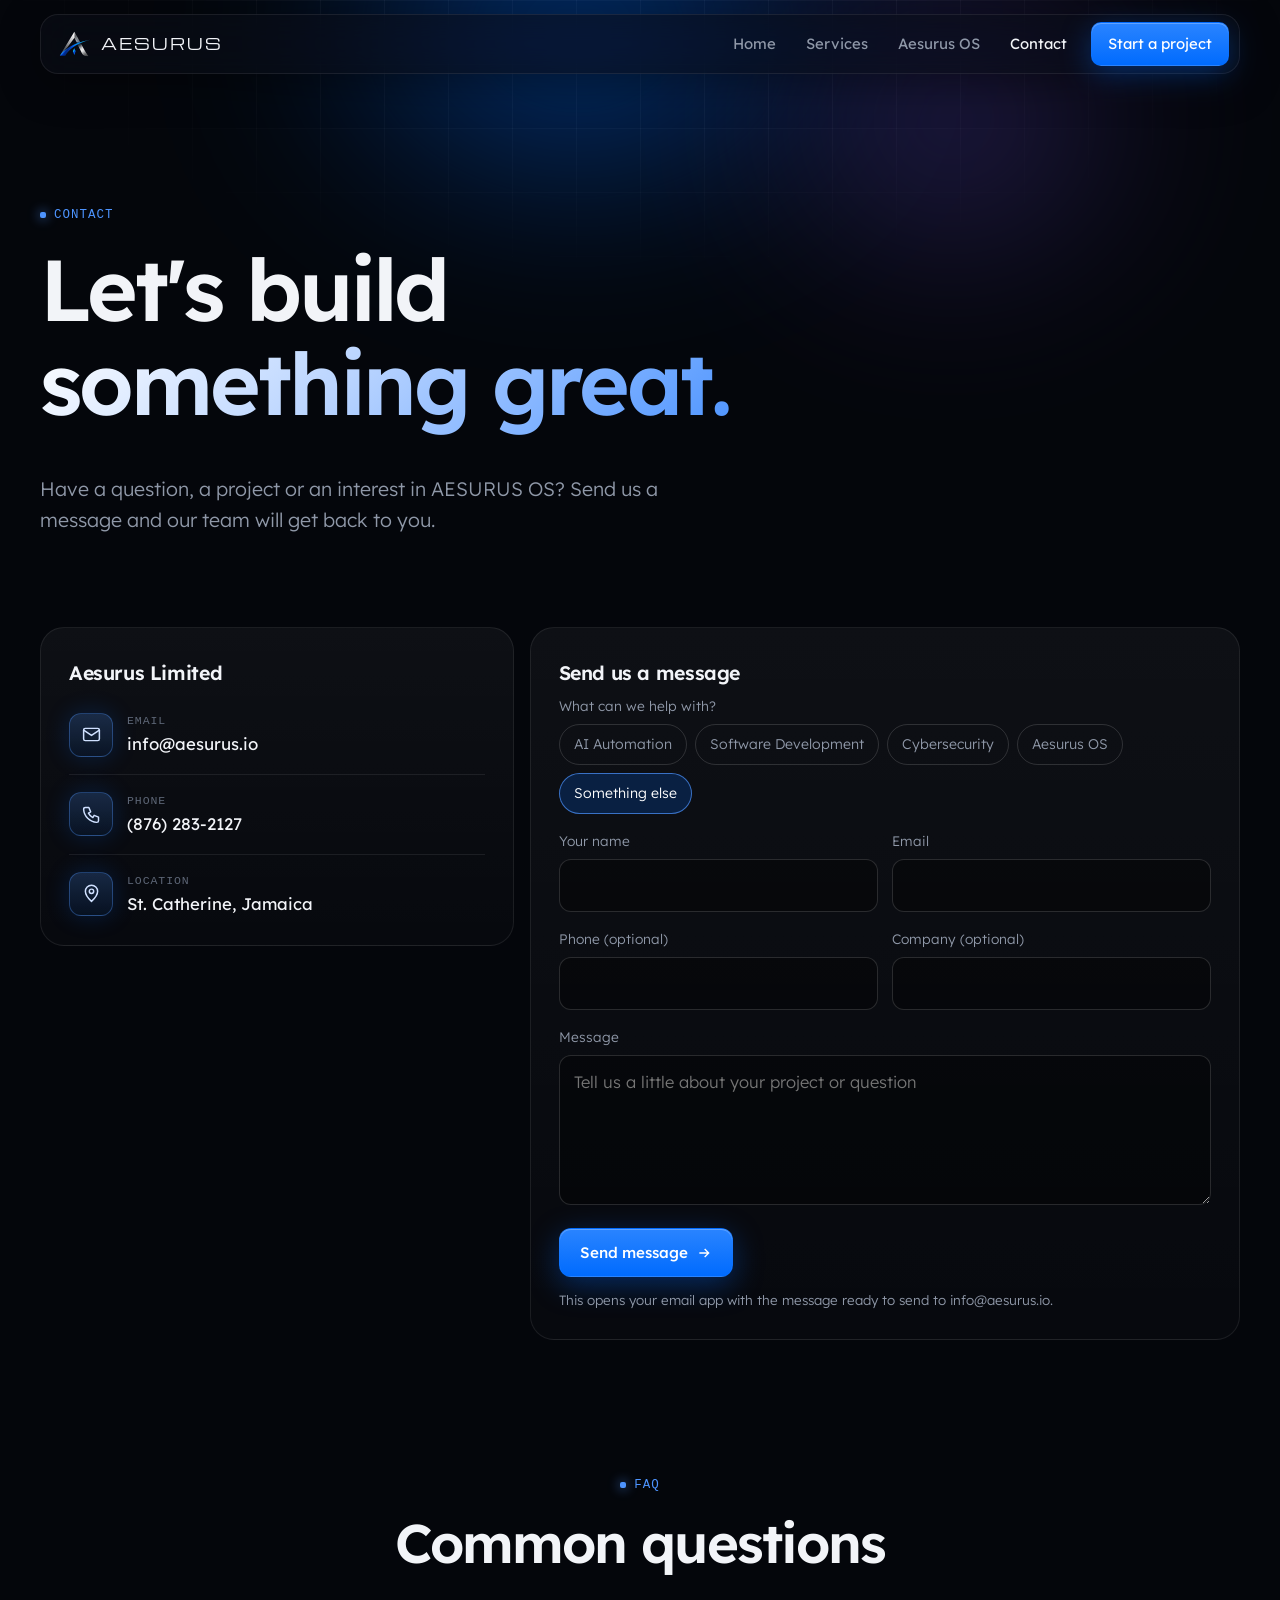
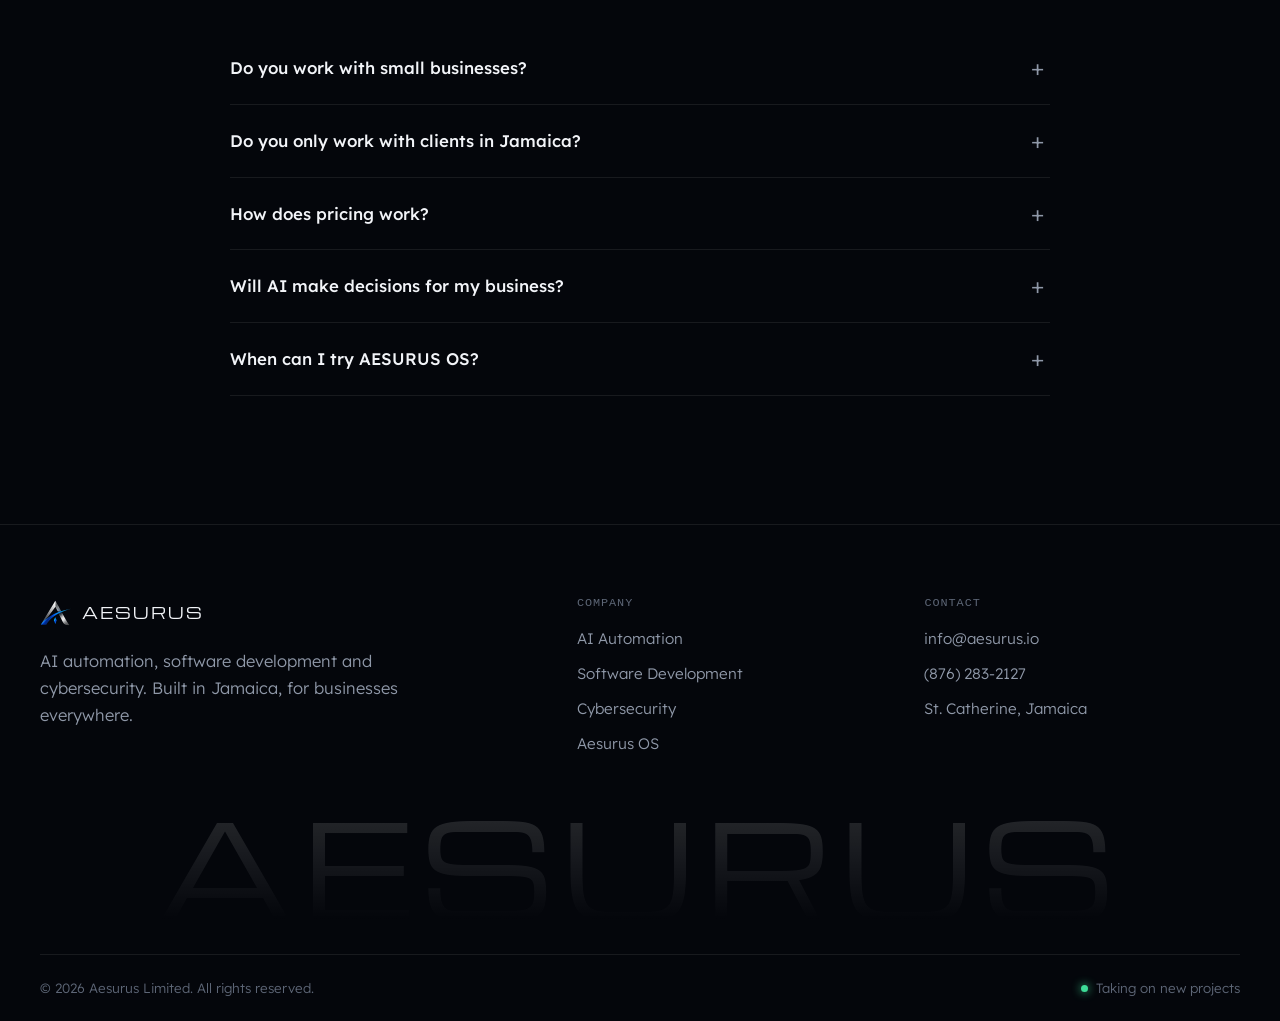
<file: contact.html>
<!doctype html>
<html lang="en">
<head>
  <meta charset="utf-8">
  <meta name="viewport" content="width=device-width, initial-scale=1">
  <title>Contact | Aesurus Limited</title>
  <meta name="description" content="Contact Aesurus Limited: info@aesurus.io, (876) 283-2127, St. Catherine, Jamaica.">
  <meta name="theme-color" content="#04060b">
  <meta property="og:title" content="Contact | Aesurus Limited">
  <meta property="og:description" content="Contact Aesurus Limited: info@aesurus.io, (876) 283-2127, St. Catherine, Jamaica.">
  <meta property="og:image" content="assets/img/os-desktop.png">
  <link rel="icon" type="image/png" href="assets/img/aesurus-mark.png">
  <link rel="preload" href="assets/fonts/Lexend[wght].ttf" as="font" type="font/ttf" crossorigin>
  <link rel="stylesheet" href="assets/styles.css">
  <!-- Meta Pixel Code -->
<script>
!function(f,b,e,v,n,t,s)
{if(f.fbq)return;n=f.fbq=function(){n.callMethod?
n.callMethod.apply(n,arguments):n.queue.push(arguments)};
if(!f._fbq)f._fbq=n;n.push=n;n.loaded=!0;n.version='2.0';
n.queue=[];t=b.createElement(e);t.async=!0;
t.src=v;s=b.getElementsByTagName(e)[0];
s.parentNode.insertBefore(t,s)}(window, document,'script',
'https://connect.facebook.net/en_US/fbevents.js');
fbq('init', '1486287566726402');
fbq('track', 'PageView');
</script>
<noscript><img height="1" width="1" style="display:none"
src="https://www.facebook.com/tr?id=1486287566726402&ev=PageView&noscript=1"
/></noscript>
<!-- End Meta Pixel Code -->
</head>
<body>

<header class="site-header">
  <nav class="wrap nav" aria-label="Main">
    <a class="brand" href="index.html" aria-label="Aesurus Limited home">
      <img src="assets/img/aesurus-mark.png" alt="" width="32" height="32">
      <span>AESURUS</span>
    </a>
    <button class="nav-toggle" aria-label="Open menu" aria-expanded="false">
      <svg viewBox="0 0 24 24" fill="none" stroke="currentColor" stroke-width="2" stroke-linecap="round"><path d="M4 7h16M4 12h16M4 17h16"/></svg>
    </button>
    <ul class="nav-links">
      <li><a href="index.html">Home</a></li>
      <li><a href="services.html">Services</a></li>
      <li><a href="aesurus-os.html">Aesurus OS</a></li>
      <li><a href="contact.html" aria-current="page">Contact</a></li>
      <li><a class="btn btn-primary" href="contact.html">Start a project</a></li>
    </ul>
  </nav>
</header>

<main>
  <section class="page-hero">
    <div class="bg-grid"></div><div class="glow glow-a"></div><div class="glow glow-b"></div>
    <div class="wrap">
      <span class="kicker reveal">Contact</span>
      <h1 class="reveal d1">Let's build<br><span class="grad-text">something great.</span></h1>
      <p class="lead reveal d2">Have a question, a project or an interest in AESURUS OS? Send us a message and our team will get back to you.</p>
    </div>
  </section>

  <section style="padding-top:0;">
    <div class="wrap contact-grid">
      <div class="card reveal">
        <h3>Aesurus Limited</h3>
        <div class="contact-item">
          <div class="icon"><svg viewBox="0 0 24 24"><rect x="3" y="5" width="18" height="14" rx="2"/><path d="M3 7l9 6 9-6"/></svg></div>
          <div><small>Email</small><a href="mailto:info@aesurus.io">info@aesurus.io</a></div>
        </div>
        <div class="contact-item">
          <div class="icon"><svg viewBox="0 0 24 24"><path d="M5 4h4l2 5-2.5 1.5a11 11 0 005 5L15 13l5 2v4a2 2 0 01-2 2A16 16 0 013 6a2 2 0 012-2"/></svg></div>
          <div><small>Phone</small><a href="tel:+18762832127">(876) 283-2127</a></div>
        </div>
        <div class="contact-item">
          <div class="icon"><svg viewBox="0 0 24 24"><path d="M12 21s-7-6.2-7-11.5a7 7 0 0114 0C19 14.8 12 21 12 21z"/><circle cx="12" cy="9.5" r="2.5"/></svg></div>
          <div><small>Location</small><strong>St. Catherine, Jamaica</strong></div>
        </div>
      </div>

      <form id="contact-form" class="card reveal d1" novalidate>
        <h3>Send us a message</h3>
        <div class="field">
          <label>What can we help with?</label>
          <div class="chips" role="radiogroup">
            <input type="radio" name="service" id="s-ai" value="ai"><label for="s-ai">AI Automation</label>
            <input type="radio" name="service" id="s-software" value="software"><label for="s-software">Software Development</label>
            <input type="radio" name="service" id="s-security" value="security"><label for="s-security">Cybersecurity</label>
            <input type="radio" name="service" id="s-os" value="os"><label for="s-os">Aesurus OS</label>
            <input type="radio" name="service" id="s-general" value="general" checked><label for="s-general">Something else</label>
          </div>
        </div>
        <div class="row">
          <div class="field"><label for="name">Your name</label><input id="name" name="name" autocomplete="name" required></div>
          <div class="field"><label for="email">Email</label><input id="email" name="email" type="email" autocomplete="email" required></div>
        </div>
        <div class="row">
          <div class="field"><label for="phone">Phone (optional)</label><input id="phone" name="phone" type="tel" autocomplete="tel"></div>
          <div class="field"><label for="company">Company (optional)</label><input id="company" name="company" autocomplete="organization"></div>
        </div>
        <div class="field"><label for="message">Message</label><textarea id="message" name="message" required placeholder="Tell us a little about your project or question"></textarea></div>
        <button class="btn btn-primary" type="submit">Send message <svg viewBox="0 0 24 24" fill="none" stroke="currentColor" stroke-width="2"><path d="M5 12h14M13 6l6 6-6 6"/></svg></button>
        <p class="form-note" id="form-status" aria-live="polite">This opens your email app with the message ready to send to info@aesurus.io.</p>
      </form>
    </div>
  </section>

  <section style="padding-top:0;">
    <div class="wrap">
      <div class="section-head center reveal">
        <span class="kicker">FAQ</span>
        <h2>Common questions</h2>
      </div>
      <div class="faq reveal">
        <details><summary>Do you work with small businesses?</summary><p>Yes. Many of our projects start small, with one automation, one app or one security review, and grow from there. We size the work to your budget.</p></details>
        <details><summary>Do you only work with clients in Jamaica?</summary><p>We're based in St. Catherine, Jamaica, and we work with clients remotely too. Get in touch wherever you are.</p></details>
        <details><summary>How does pricing work?</summary><p>After a first conversation, we send you a written proposal with the scope, timeline and cost. Nothing starts until you approve it.</p></details>
        <details><summary>Will AI make decisions for my business?</summary><p>Only where you want it to. We design automations with human checkpoints, so important approvals and customer decisions stay with your team.</p></details>
        <details><summary>When can I try AESURUS OS?</summary><p>The public Preview is planned for January 2027, and version 1.0 for July 2027. Pick "Aesurus OS" above and we'll let you know when the download is ready.</p></details>
      </div>
    </div>
  </section>
</main>
<footer class="site-footer">
  <div class="wrap">
    <div class="footer-grid">
      <div>
        <a class="brand" href="index.html"><img src="assets/img/aesurus-mark.png" alt="" width="32" height="32"><span>AESURUS</span></a>
        <p class="muted" style="margin:18px 0 0; max-width:360px;">AI automation, software development and cybersecurity. Built in Jamaica, for businesses everywhere.</p>
      </div>
      <div>
        <h4>Company</h4>
        <ul>
          <li><a href="services.html#ai-automation">AI Automation</a></li>
          <li><a href="services.html#software-development">Software Development</a></li>
          <li><a href="services.html#cybersecurity">Cybersecurity</a></li>
          <li><a href="aesurus-os.html">Aesurus OS</a></li>
        </ul>
      </div>
      <div>
        <h4>Contact</h4>
        <ul>
          <li><a href="mailto:info@aesurus.io">info@aesurus.io</a></li>
          <li><a href="tel:+18762832127">(876) 283-2127</a></li>
          <li>St. Catherine, Jamaica</li>
        </ul>
      </div>
    </div>
    <div class="footer-word" aria-hidden="true">AESURUS</div>
    <div class="footer-bottom">
      <span>© <span id="year">2026</span> Aesurus Limited. All rights reserved.</span>
      <span class="status-dot">Taking on new projects</span>
    </div>
  </div>
</footer>

<script src="assets/main.js"></script>
</body>
</html>
</file>
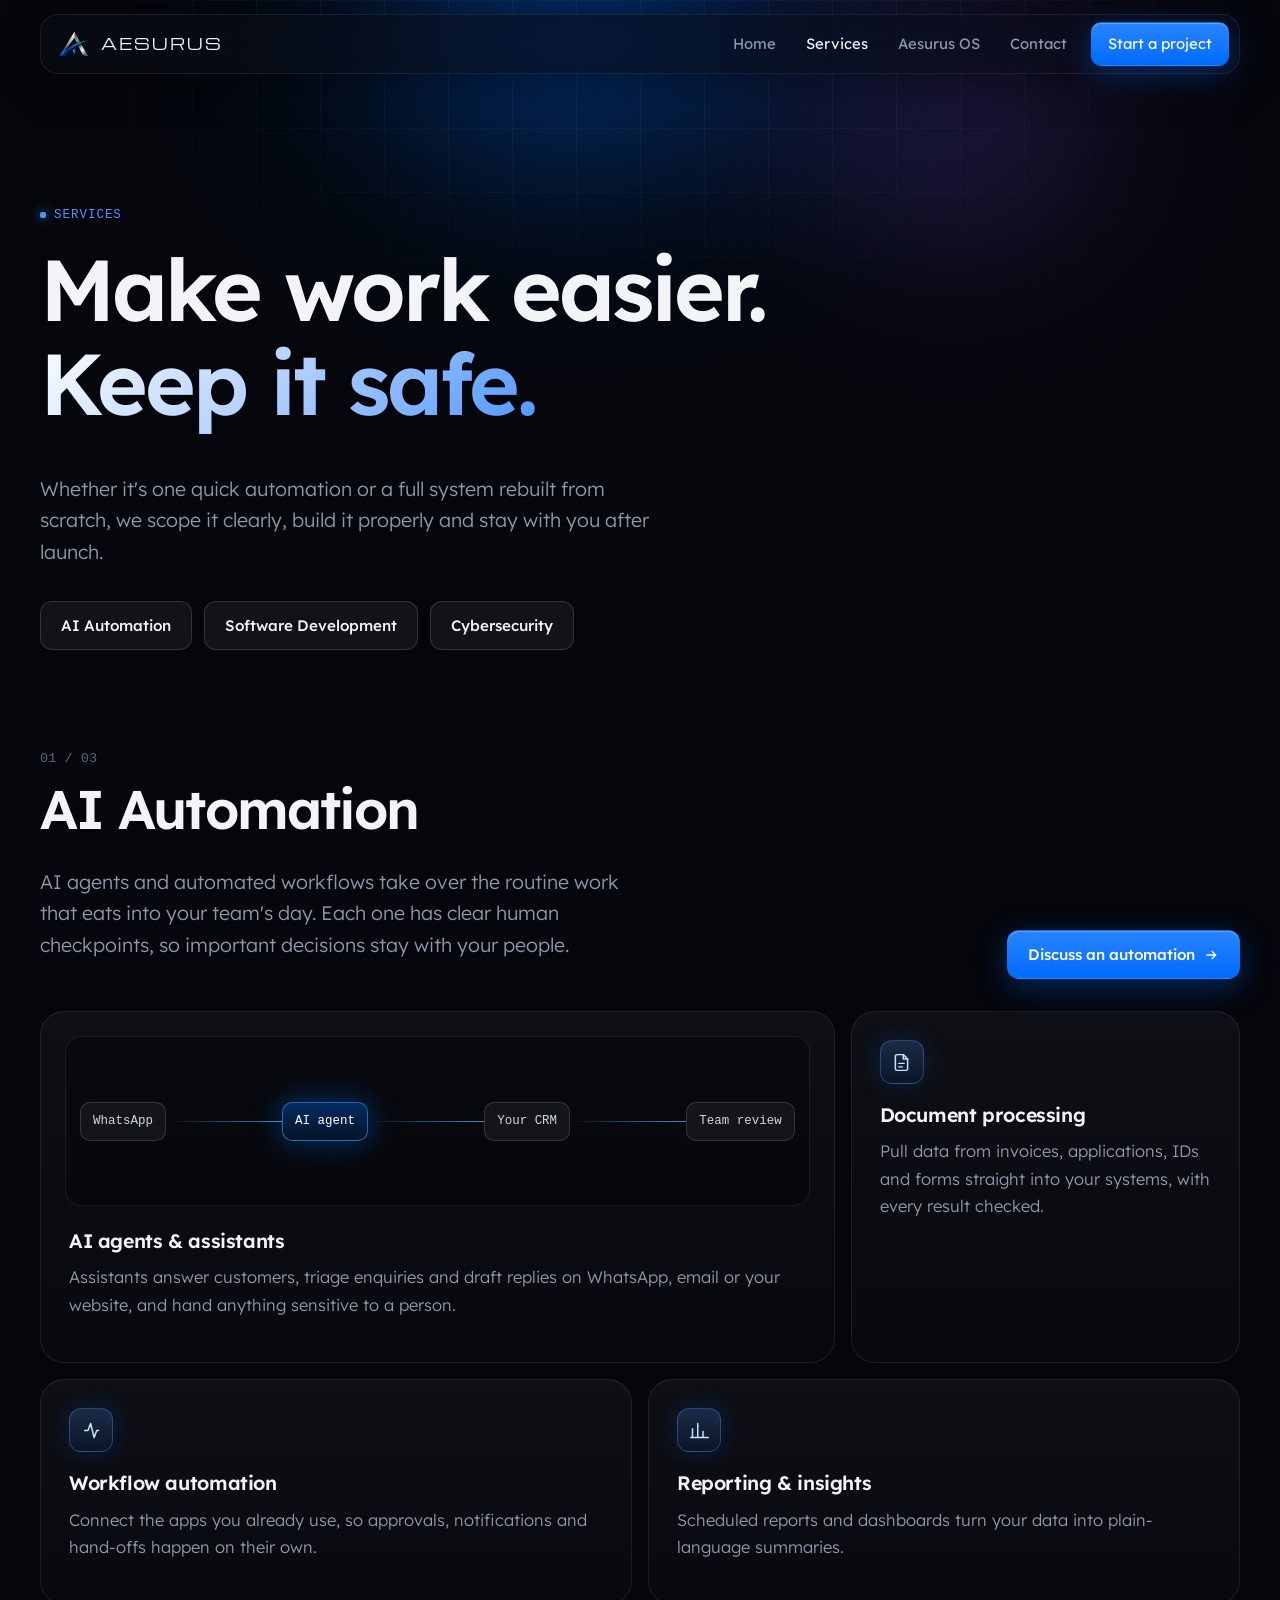
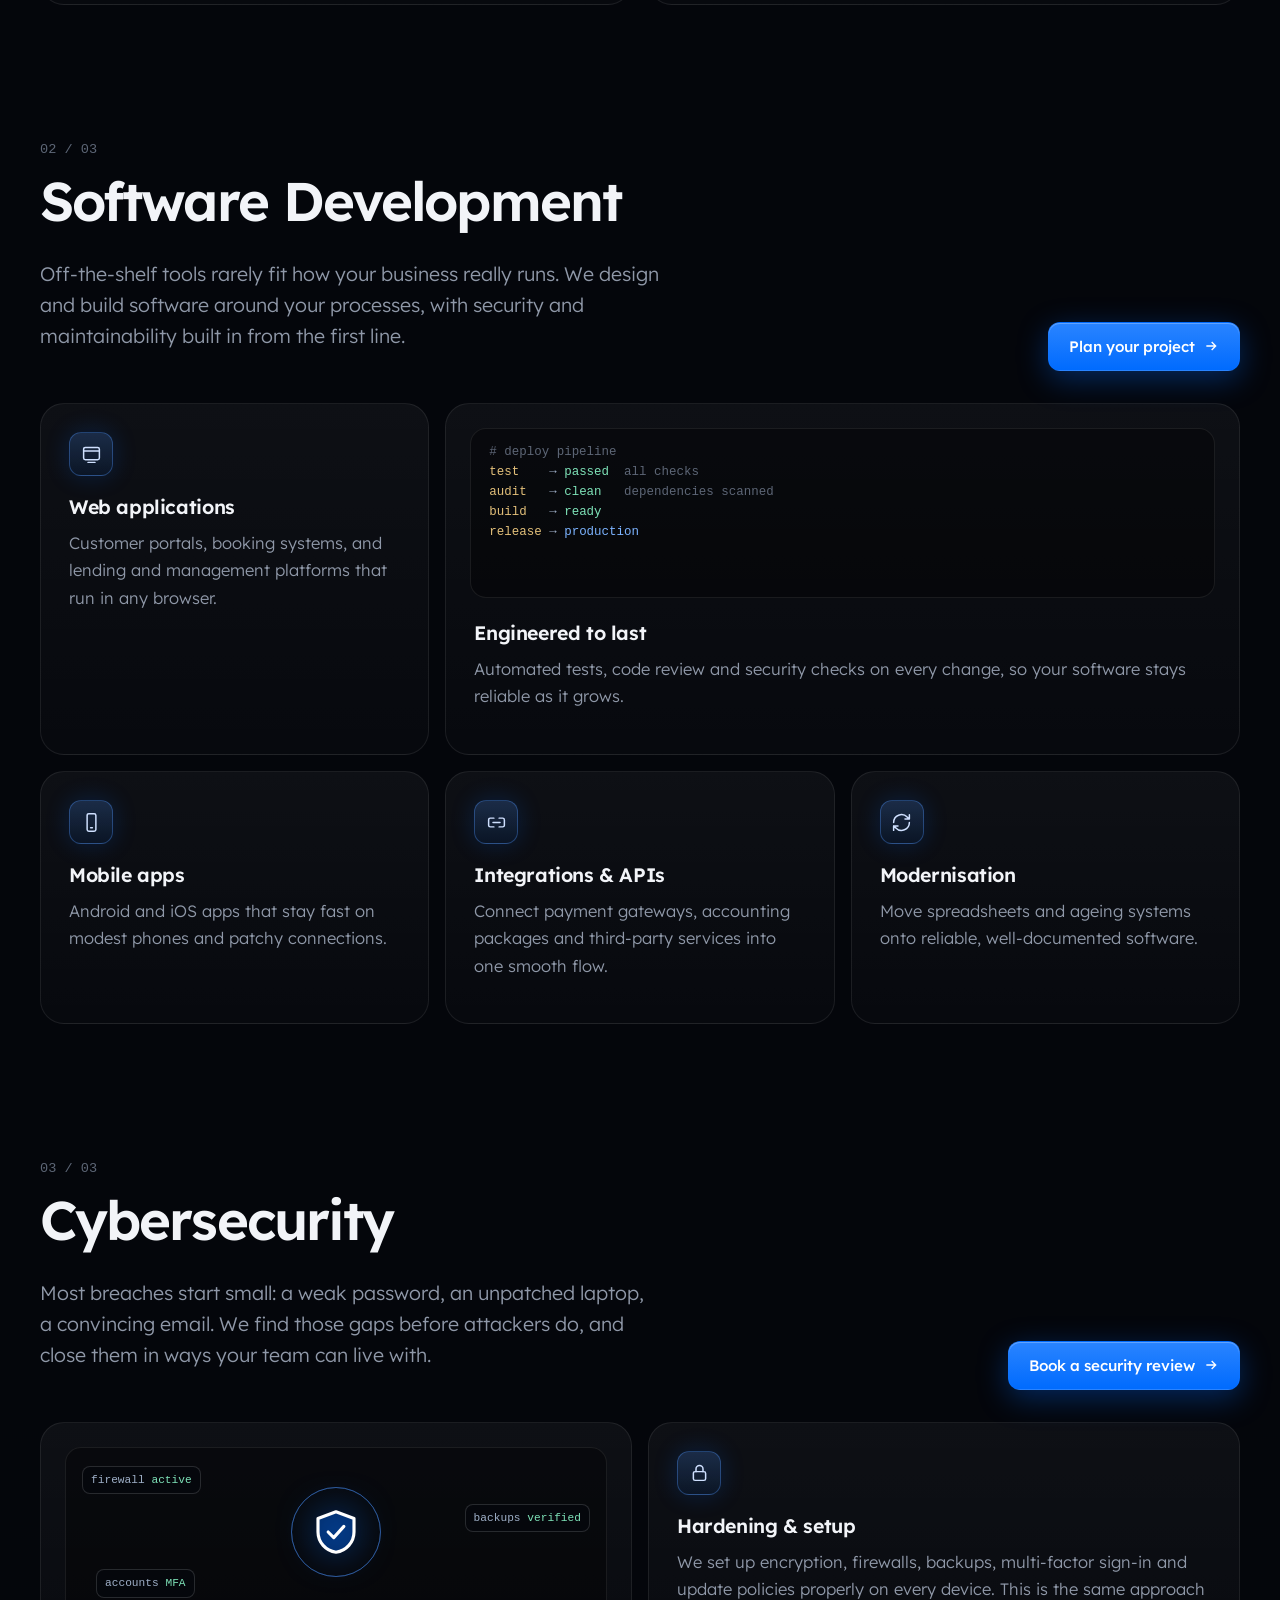
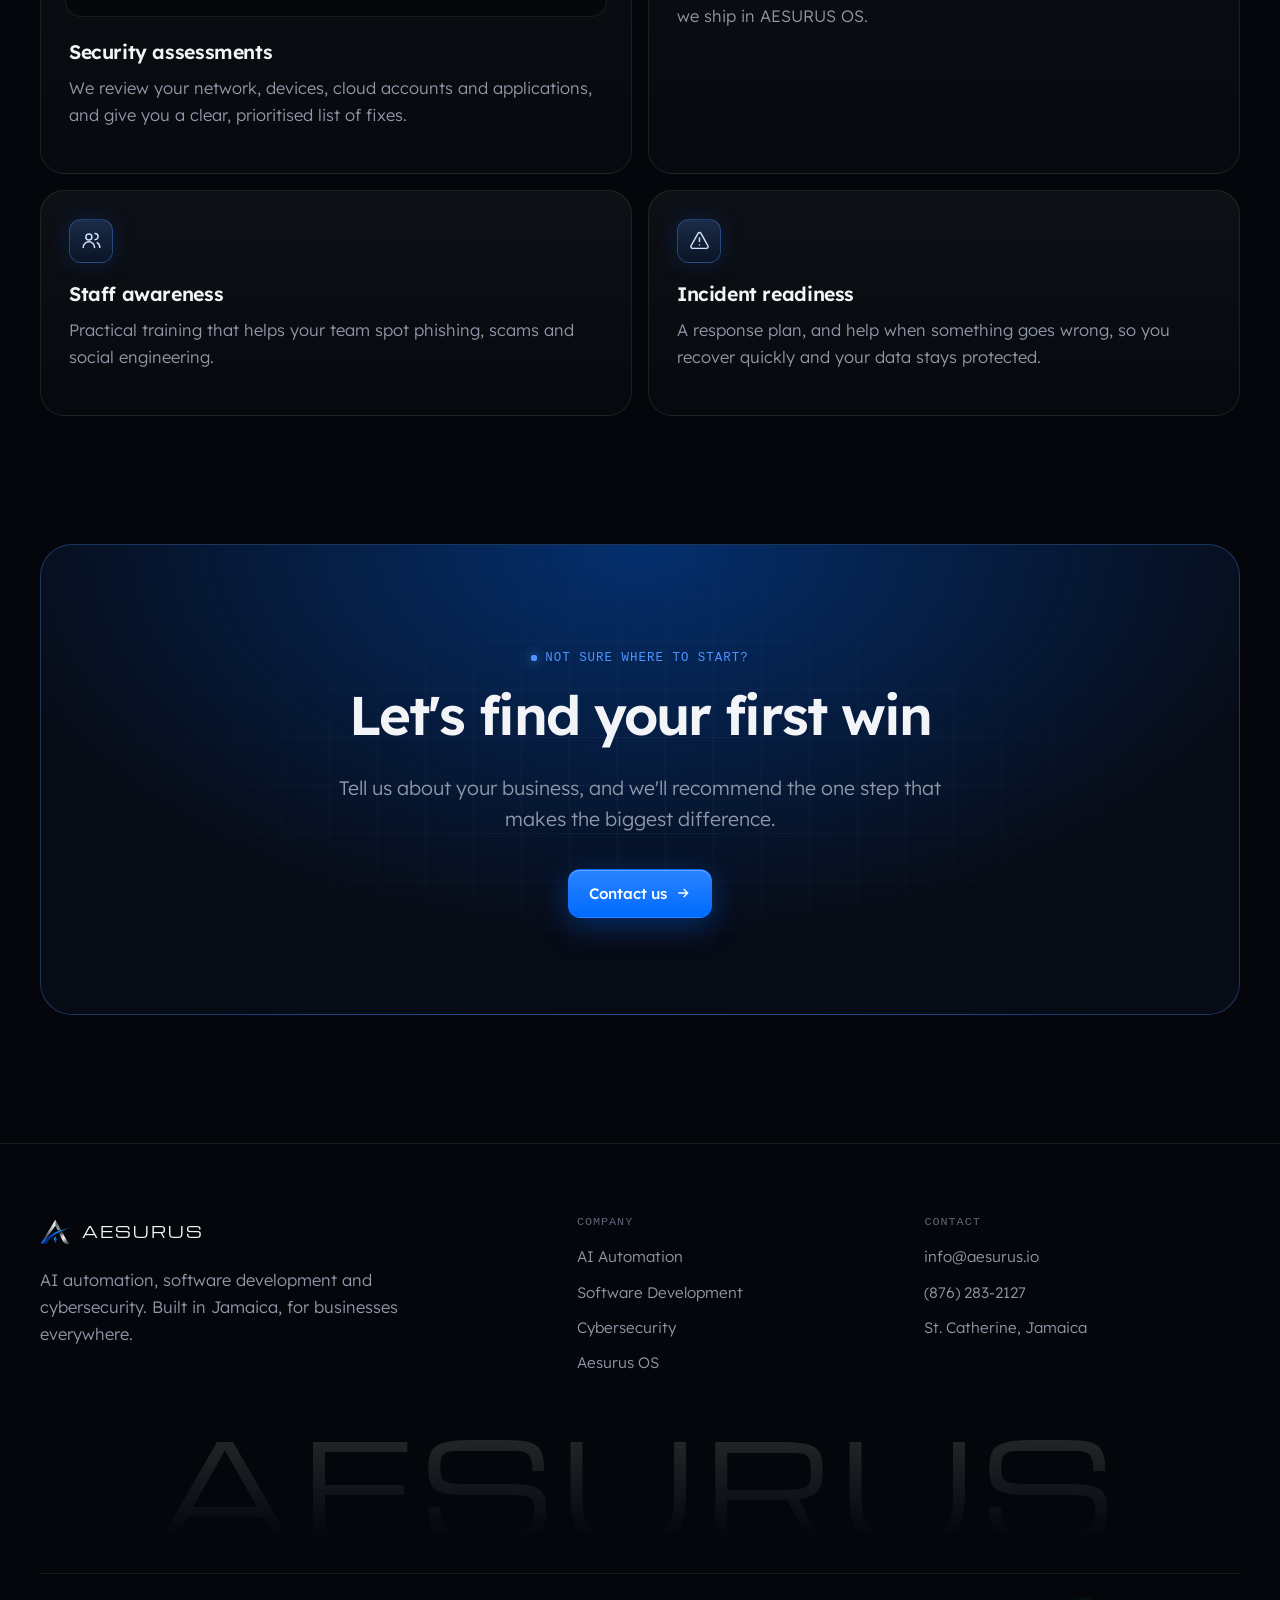
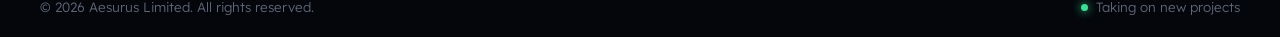
<file: services.html>
<!doctype html>
<html lang="en">
<head>
  <meta charset="utf-8">
  <meta name="viewport" content="width=device-width, initial-scale=1">
  <title>Services | Aesurus Limited</title>
  <meta name="description" content="AI automation, custom software development and cybersecurity services from Aesurus Limited in St. Catherine, Jamaica.">
  <meta name="theme-color" content="#04060b">
  <meta property="og:title" content="Services | Aesurus Limited">
  <meta property="og:description" content="AI automation, custom software development and cybersecurity services from Aesurus Limited in St. Catherine, Jamaica.">
  <meta property="og:image" content="assets/img/os-desktop.png">
  <link rel="icon" type="image/png" href="assets/img/aesurus-mark.png">
  <link rel="preload" href="assets/fonts/Lexend[wght].ttf" as="font" type="font/ttf" crossorigin>
  <link rel="stylesheet" href="assets/styles.css">
  <!-- Meta Pixel Code -->
<script>
!function(f,b,e,v,n,t,s)
{if(f.fbq)return;n=f.fbq=function(){n.callMethod?
n.callMethod.apply(n,arguments):n.queue.push(arguments)};
if(!f._fbq)f._fbq=n;n.push=n;n.loaded=!0;n.version='2.0';
n.queue=[];t=b.createElement(e);t.async=!0;
t.src=v;s=b.getElementsByTagName(e)[0];
s.parentNode.insertBefore(t,s)}(window, document,'script',
'https://connect.facebook.net/en_US/fbevents.js');
fbq('init', '1486287566726402');
fbq('track', 'PageView');
</script>
<noscript><img height="1" width="1" style="display:none"
src="https://www.facebook.com/tr?id=1486287566726402&ev=PageView&noscript=1"
/></noscript>
<!-- End Meta Pixel Code -->
</head>
<body>

<header class="site-header">
  <nav class="wrap nav" aria-label="Main">
    <a class="brand" href="index.html" aria-label="Aesurus Limited home">
      <img src="assets/img/aesurus-mark.png" alt="" width="32" height="32">
      <span>AESURUS</span>
    </a>
    <button class="nav-toggle" aria-label="Open menu" aria-expanded="false">
      <svg viewBox="0 0 24 24" fill="none" stroke="currentColor" stroke-width="2" stroke-linecap="round"><path d="M4 7h16M4 12h16M4 17h16"/></svg>
    </button>
    <ul class="nav-links">
      <li><a href="index.html">Home</a></li>
      <li><a href="services.html" aria-current="page">Services</a></li>
      <li><a href="aesurus-os.html">Aesurus OS</a></li>
      <li><a href="contact.html">Contact</a></li>
      <li><a class="btn btn-primary" href="contact.html">Start a project</a></li>
    </ul>
  </nav>
</header>

<main>
  <section class="page-hero">
    <div class="bg-grid"></div><div class="glow glow-a"></div><div class="glow glow-b"></div>
    <div class="wrap">
      <span class="kicker reveal">Services</span>
      <h1 class="reveal d1" style="max-width:900px;">Make work easier.<br><span class="grad-text">Keep it safe.</span></h1>
      <p class="lead reveal d2">Whether it's one quick automation or a full system rebuilt from scratch, we scope it clearly, build it properly and stay with you after launch.</p>
      <div class="btn-row reveal d3">
        <a class="btn btn-ghost" href="#ai-automation">AI Automation</a>
        <a class="btn btn-ghost" href="#software-development">Software Development</a>
        <a class="btn btn-ghost" href="#cybersecurity">Cybersecurity</a>
      </div>
    </div>
  </section>

  <section style="padding-top:20px;">
    <div class="wrap">

      <article class="service" id="ai-automation">
        <div class="service-head reveal">
          <div>
            <span class="num">01 / 03</span>
            <h2 style="margin-top:10px;">AI Automation</h2>
            <p class="lead">AI agents and automated workflows take over the routine work that eats into your team's day. Each one has clear human checkpoints, so important decisions stay with your people.</p>
          </div>
          <a class="btn btn-primary" href="contact.html?service=ai">Discuss an automation <svg viewBox="0 0 24 24" fill="none" stroke="currentColor" stroke-width="2"><path d="M5 12h14M13 6l6 6-6 6"/></svg></a>
        </div>
        <div class="bento">
          <div class="card span-4 reveal">
            <div class="viz viz-flow">
              <span class="node">WhatsApp</span><span class="wire"></span><span class="node ai">AI agent</span><span class="wire"></span><span class="node">Your CRM</span><span class="wire"></span><span class="node">Team review</span>
            </div>
            <h3>AI agents &amp; assistants</h3>
            <p>Assistants answer customers, triage enquiries and draft replies on WhatsApp, email or your website, and hand anything sensitive to a person.</p>
          </div>
          <div class="card span-2 reveal d1"><div class="icon"><svg viewBox="0 0 24 24"><path d="M14 3H7a2 2 0 00-2 2v14a2 2 0 002 2h10a2 2 0 002-2V8z"/><path d="M14 3v5h5M9 13h6M9 17h4"/></svg></div><h3>Document processing</h3><p>Pull data from invoices, applications, IDs and forms straight into your systems, with every result checked.</p></div>
          <div class="card span-3 reveal"><div class="icon"><svg viewBox="0 0 24 24"><path d="M4 12h4l3-8 4 16 3-8h2"/></svg></div><h3>Workflow automation</h3><p>Connect the apps you already use, so approvals, notifications and hand-offs happen on their own.</p></div>
          <div class="card span-3 reveal d1"><div class="icon"><svg viewBox="0 0 24 24"><path d="M4 20V10M10 20V4M16 20v-7M22 20H2"/></svg></div><h3>Reporting &amp; insights</h3><p>Scheduled reports and dashboards turn your data into plain-language summaries.</p></div>
        </div>
      </article>

      <article class="service" id="software-development">
        <div class="service-head reveal">
          <div>
            <span class="num">02 / 03</span>
            <h2 style="margin-top:10px;">Software Development</h2>
            <p class="lead">Off-the-shelf tools rarely fit how your business really runs. We design and build software around your processes, with security and maintainability built in from the first line.</p>
          </div>
          <a class="btn btn-primary" href="contact.html?service=software">Plan your project <svg viewBox="0 0 24 24" fill="none" stroke="currentColor" stroke-width="2"><path d="M5 12h14M13 6l6 6-6 6"/></svg></a>
        </div>
        <div class="bento">
          <div class="card span-2 reveal"><div class="icon"><svg viewBox="0 0 24 24"><rect x="3" y="4" width="18" height="14" rx="2"/><path d="M3 8h18M8 21h8"/></svg></div><h3>Web applications</h3><p>Customer portals, booking systems, and lending and management platforms that run in any browser.</p></div>
          <div class="card span-4 reveal d1">
            <div class="viz viz-code"><span class="c"># deploy pipeline</span>
<span class="f">test</span>    → <span class="s">passed</span>  <span class="c">all checks</span>
<span class="f">audit</span>   → <span class="s">clean</span>   <span class="c">dependencies scanned</span>
<span class="f">build</span>   → <span class="s">ready</span>
<span class="f">release</span> → <span class="k">production</span></div>
            <h3>Engineered to last</h3>
            <p>Automated tests, code review and security checks on every change, so your software stays reliable as it grows.</p>
          </div>
          <div class="card span-2 reveal"><div class="icon"><svg viewBox="0 0 24 24"><rect x="7" y="2" width="10" height="20" rx="2"/><path d="M11 18h2"/></svg></div><h3>Mobile apps</h3><p>Android and iOS apps that stay fast on modest phones and patchy connections.</p></div>
          <div class="card span-2 reveal d1"><div class="icon"><svg viewBox="0 0 24 24"><path d="M9 7H5a2 2 0 00-2 2v6a2 2 0 002 2h4M15 7h4a2 2 0 012 2v6a2 2 0 01-2 2h-4M8 12h8"/></svg></div><h3>Integrations &amp; APIs</h3><p>Connect payment gateways, accounting packages and third-party services into one smooth flow.</p></div>
          <div class="card span-2 reveal d2"><div class="icon"><svg viewBox="0 0 24 24"><path d="M3 12a9 9 0 0115.5-6.2L21 8M21 3v5h-5M21 12a9 9 0 01-15.5 6.2L3 16M3 21v-5h5"/></svg></div><h3>Modernisation</h3><p>Move spreadsheets and ageing systems onto reliable, well-documented software.</p></div>
        </div>
      </article>

      <article class="service" id="cybersecurity">
        <div class="service-head reveal">
          <div>
            <span class="num">03 / 03</span>
            <h2 style="margin-top:10px;">Cybersecurity</h2>
            <p class="lead">Most breaches start small: a weak password, an unpatched laptop, a convincing email. We find those gaps before attackers do, and close them in ways your team can live with.</p>
          </div>
          <a class="btn btn-primary" href="contact.html?service=security">Book a security review <svg viewBox="0 0 24 24" fill="none" stroke="currentColor" stroke-width="2"><path d="M5 12h14M13 6l6 6-6 6"/></svg></a>
        </div>
        <div class="bento">
          <div class="card span-3 reveal">
            <div class="viz viz-shield">
              <div class="rings"><i></i><i></i><i></i></div>
              <svg viewBox="0 0 24 24" stroke-linecap="round" stroke-linejoin="round"><path d="M12 3l8 3v6c0 4.5-3.4 8.3-8 9-4.6-.7-8-4.5-8-9V6z"/><path d="M8.5 12l2.5 2.5 4.5-5" fill="none"/></svg>
              <span class="tag" style="left:16px; top:18px;">firewall <b>active</b></span>
              <span class="tag" style="right:16px; top:56px;">backups <b>verified</b></span>
              <span class="tag" style="left:30px; bottom:18px;">accounts <b>MFA</b></span>
            </div>
            <h3>Security assessments</h3>
            <p>We review your network, devices, cloud accounts and applications, and give you a clear, prioritised list of fixes.</p>
          </div>
          <div class="card span-3 reveal d1"><div class="icon"><svg viewBox="0 0 24 24"><rect x="5" y="11" width="14" height="10" rx="2"/><path d="M8 11V8a4 4 0 018 0v3"/></svg></div><h3>Hardening &amp; setup</h3><p>We set up encryption, firewalls, backups, multi-factor sign-in and update policies properly on every device. This is the same approach we ship in AESURUS OS.</p></div>
          <div class="card span-3 reveal"><div class="icon"><svg viewBox="0 0 24 24"><circle cx="9" cy="8" r="3.5"/><path d="M2.5 20a6.5 6.5 0 0113 0M16 4a3.5 3.5 0 010 7M18.5 14.5a6.5 6.5 0 013 5.5"/></svg></div><h3>Staff awareness</h3><p>Practical training that helps your team spot phishing, scams and social engineering.</p></div>
          <div class="card span-3 reveal d1"><div class="icon"><svg viewBox="0 0 24 24"><path d="M12 9v4M12 17h.01M10.3 3.9L2.4 18a2 2 0 001.7 3h15.8a2 2 0 001.7-3L13.7 3.9a2 2 0 00-3.4 0z"/></svg></div><h3>Incident readiness</h3><p>A response plan, and help when something goes wrong, so you recover quickly and your data stays protected.</p></div>
        </div>
      </article>

    </div>
  </section>

  <section style="padding-top:0;">
    <div class="wrap">
      <div class="cta reveal">
        <span class="kicker">Not sure where to start?</span>
        <h2>Let's find your first win</h2>
        <p class="lead">Tell us about your business, and we'll recommend the one step that makes the biggest difference.</p>
        <div class="btn-row"><a class="btn btn-primary" href="contact.html">Contact us <svg viewBox="0 0 24 24" fill="none" stroke="currentColor" stroke-width="2"><path d="M5 12h14M13 6l6 6-6 6"/></svg></a></div>
      </div>
    </div>
  </section>
</main>
<footer class="site-footer">
  <div class="wrap">
    <div class="footer-grid">
      <div>
        <a class="brand" href="index.html"><img src="assets/img/aesurus-mark.png" alt="" width="32" height="32"><span>AESURUS</span></a>
        <p class="muted" style="margin:18px 0 0; max-width:360px;">AI automation, software development and cybersecurity. Built in Jamaica, for businesses everywhere.</p>
      </div>
      <div>
        <h4>Company</h4>
        <ul>
          <li><a href="services.html#ai-automation">AI Automation</a></li>
          <li><a href="services.html#software-development">Software Development</a></li>
          <li><a href="services.html#cybersecurity">Cybersecurity</a></li>
          <li><a href="aesurus-os.html">Aesurus OS</a></li>
        </ul>
      </div>
      <div>
        <h4>Contact</h4>
        <ul>
          <li><a href="mailto:info@aesurus.io">info@aesurus.io</a></li>
          <li><a href="tel:+18762832127">(876) 283-2127</a></li>
          <li>St. Catherine, Jamaica</li>
        </ul>
      </div>
    </div>
    <div class="footer-word" aria-hidden="true">AESURUS</div>
    <div class="footer-bottom">
      <span>© <span id="year">2026</span> Aesurus Limited. All rights reserved.</span>
      <span class="status-dot">Taking on new projects</span>
    </div>
  </div>
</footer>

<script src="assets/main.js"></script>
</body>
</html>
</file>
<file: assets/styles.css>
/* Aesurus Limited — site styles */

@font-face {
  font-family: "Lexend";
  src: url("fonts/Lexend[wght].ttf") format("truetype");
  font-weight: 100 900;
  font-display: swap;
}
@font-face {
  font-family: "Michroma";
  src: url("fonts/Michroma-Regular.ttf") format("truetype");
  font-display: swap;
}

:root {
  --blue: #006bfe;
  --blue-hi: #4d94ff;
  --cyan: #38d6ff;
  --violet: #7c5cff;
  --bg: #04060b;
  --bg-2: #080b13;
  --panel: rgba(255, 255, 255, 0.03);
  --panel-2: rgba(255, 255, 255, 0.055);
  --line: rgba(255, 255, 255, 0.08);
  --line-2: rgba(255, 255, 255, 0.14);
  --text: #f2f4f8;
  --muted: #8f98a8;
  --dim: #5d6676;
  --radius: 16px;
  --radius-lg: 24px;
  --max: 1200px;
  --font: "Lexend", ui-sans-serif, system-ui, -apple-system, "Segoe UI", sans-serif;
  --mono: ui-monospace, "SF Mono", "JetBrains Mono", Menlo, Consolas, monospace;
  --grad: linear-gradient(135deg, #ffffff 0%, #b9d4ff 45%, #4d94ff 100%);
}

*, *::before, *::after { box-sizing: border-box; }
html { scroll-behavior: smooth; -webkit-text-size-adjust: 100%; }
body {
  margin: 0;
  background: var(--bg);
  color: var(--text);
  font-family: var(--font);
  font-weight: 300;
  font-size: 16.5px;
  line-height: 1.65;
  overflow-x: hidden;
  -webkit-font-smoothing: antialiased;
}
img { max-width: 100%; height: auto; display: block; }
a { color: inherit; text-decoration: none; }
h1, h2, h3, h4 { margin: 0 0 0.5em; font-weight: 600; letter-spacing: -0.035em; line-height: 1.08; }
h1 { font-size: clamp(2.6rem, 7vw, 5.4rem); }
h2 { font-size: clamp(2rem, 4.4vw, 3.4rem); }
h3 { font-size: 1.22rem; letter-spacing: -0.02em; line-height: 1.3; }
p { margin: 0 0 1em; }
::selection { background: rgba(0, 107, 254, 0.5); }
:focus-visible { outline: 2px solid var(--blue-hi); outline-offset: 3px; border-radius: 8px; }

.wrap { width: min(var(--max), 100% - 32px); margin-inline: auto; }
.center { text-align: center; }
.center .lead { margin-inline: auto; }
.lead { font-size: clamp(1.05rem, 1.6vw, 1.22rem); color: var(--muted); max-width: 620px; line-height: 1.6; }
.muted { color: var(--muted); }
.grad-text {
  background: var(--grad);
  -webkit-background-clip: text; background-clip: text;
  -webkit-text-fill-color: transparent; color: transparent;
}
.kicker {
  display: inline-flex; align-items: center; gap: 8px;
  font-family: var(--mono); font-size: 0.78rem; letter-spacing: 0.08em; text-transform: uppercase;
  color: var(--blue-hi); margin-bottom: 18px;
}
.kicker::before { content: ""; width: 6px; height: 6px; border-radius: 2px; background: var(--blue-hi); box-shadow: 0 0 12px var(--blue-hi); }

/* Ambient background: grid + glow */
.bg-grid {
  position: absolute; inset: 0; pointer-events: none; z-index: 0;
  background-image:
    linear-gradient(rgba(255,255,255,0.045) 1px, transparent 1px),
    linear-gradient(90deg, rgba(255,255,255,0.045) 1px, transparent 1px);
  background-size: 64px 64px;
  -webkit-mask-image: radial-gradient(ellipse 70% 60% at 50% 0%, #000 30%, transparent 75%);
  mask-image: radial-gradient(ellipse 70% 60% at 50% 0%, #000 30%, transparent 75%);
}
.glow {
  position: absolute; pointer-events: none; z-index: 0; border-radius: 50%; filter: blur(90px); opacity: 0.55;
}
.glow-a { width: 620px; height: 420px; left: 50%; top: -180px; transform: translateX(-60%); background: radial-gradient(closest-side, #006bfe, transparent); }
.glow-b { width: 420px; height: 360px; left: 58%; top: -60px; background: radial-gradient(closest-side, #7c5cff, transparent); opacity: 0.35; }
.glow-c { width: 360px; height: 300px; left: 18%; top: 40px; background: radial-gradient(closest-side, #38d6ff, transparent); opacity: 0.18; }

/* Header: floating glass pill */
.site-header { position: sticky; top: 0; z-index: 50; padding: 14px 0; }
.nav {
  display: flex; align-items: center; justify-content: space-between; gap: 16px;
  height: 60px; padding: 0 10px 0 18px;
  background: rgba(10, 13, 22, 0.62);
  border: 1px solid var(--line);
  border-radius: 18px;
  backdrop-filter: blur(18px) saturate(140%);
  -webkit-backdrop-filter: blur(18px) saturate(140%);
  box-shadow: 0 10px 40px rgba(0, 0, 0, 0.35);
}
.brand { display: flex; align-items: center; gap: 10px; }
.brand img { width: 32px; height: 32px; }
.brand span { font-family: "Michroma", var(--font); font-size: 0.92rem; letter-spacing: 0.14em; }
.nav-links { display: flex; align-items: center; gap: 2px; list-style: none; margin: 0; padding: 0; }
.nav-links a { display: block; color: var(--muted); padding: 8px 14px; border-radius: 10px; font-size: 0.93rem; font-weight: 400; transition: color .15s, background .15s; }
.nav-links a:hover { color: var(--text); background: var(--panel-2); }
.nav-links a[aria-current="page"] { color: var(--text); }
.nav-links .btn { margin-left: 8px; }
.nav-toggle {
  display: none; background: none; border: 1px solid var(--line-2); color: var(--text);
  width: 42px; height: 42px; border-radius: 12px; cursor: pointer;
}
.nav-toggle svg { width: 20px; height: 20px; }
@media (max-width: 860px) {
  .nav-toggle { display: grid; place-items: center; }
  .nav-links {
    position: absolute; left: 16px; right: 16px; top: 82px;
    flex-direction: column; align-items: stretch; gap: 2px; padding: 10px;
    background: rgba(10, 13, 22, 0.96); border: 1px solid var(--line); border-radius: 18px;
    display: none;
  }
  .nav-links.open { display: flex; }
  .nav-links a { padding: 12px 14px; }
  .nav-links .btn { margin: 6px 0 0; }
}

/* Buttons */
.btn {
  display: inline-flex; align-items: center; justify-content: center; gap: 8px;
  padding: 11px 20px; border-radius: 12px; font: inherit; font-weight: 500; font-size: 0.95rem;
  border: 1px solid transparent; cursor: pointer; white-space: nowrap;
  transition: transform .18s, background .18s, border-color .18s, box-shadow .18s;
}
.btn:hover { transform: translateY(-1px); }
.btn svg { width: 16px; height: 16px; transition: transform .18s; }
.btn:hover svg { transform: translateX(3px); }
.btn-primary {
  background: linear-gradient(180deg, #2a84ff, #006bfe); color: #fff;
  box-shadow: inset 0 1px 0 rgba(255,255,255,0.25), 0 8px 30px rgba(0, 107, 254, 0.35);
}
.btn-primary:hover { box-shadow: inset 0 1px 0 rgba(255,255,255,0.3), 0 10px 40px rgba(0, 107, 254, 0.55); }
.btn-light { background: #f2f4f8; color: #05070c; }
.btn-light:hover { background: #fff; }
.btn-ghost { background: var(--panel-2); color: var(--text); border-color: var(--line-2); }
.btn-ghost:hover { border-color: rgba(255,255,255,0.3); }
.nav-links .btn-primary { color: #fff; padding: 9px 16px; }
.btn-row { display: flex; flex-wrap: wrap; gap: 12px; margin-top: 34px; }
.center .btn-row { justify-content: center; }

/* Announcement pill */
.pill {
  display: inline-flex; align-items: center; gap: 10px; padding: 6px 8px 6px 6px; margin-bottom: 28px;
  border-radius: 999px; background: var(--panel-2); border: 1px solid var(--line-2);
  font-size: 0.86rem; color: #cdd6e4; transition: border-color .2s;
}
.pill:hover { border-color: rgba(77, 148, 255, 0.6); }
.pill b { font-weight: 500; padding: 2px 10px; border-radius: 999px; background: var(--blue); color: #fff; font-size: 0.76rem; }
.pill svg { width: 14px; height: 14px; opacity: 0.7; }

/* Hero */
.hero { position: relative; overflow: hidden; padding: clamp(60px, 10vw, 120px) 0 clamp(40px, 6vw, 70px); margin-top: -88px; padding-top: calc(88px + clamp(60px, 10vw, 120px)); }
.hero > .wrap { position: relative; z-index: 1; }
.hero h1 { max-width: 980px; margin-inline: auto; }
.hero .lead { font-size: clamp(1.08rem, 1.8vw, 1.3rem); }

/* Product frame (window chrome around screenshots) */
.frame {
  position: relative; border-radius: 18px; padding: 8px;
  background: linear-gradient(180deg, rgba(255,255,255,0.12), rgba(255,255,255,0.03));
  box-shadow: 0 40px 120px rgba(0, 60, 180, 0.35), 0 0 0 1px rgba(255,255,255,0.06);
}
.frame img { border-radius: 12px; width: 100%; }
.frame-bar { display: flex; gap: 6px; padding: 6px 8px 10px; }
.frame-bar i { width: 10px; height: 10px; border-radius: 50%; background: rgba(255,255,255,0.18); }
.hero-shot { margin: clamp(48px, 7vw, 80px) auto 0; width: min(1040px, 100%); position: relative; }
.hero-shot::before {
  content: ""; position: absolute; inset: -40px -10% auto; height: 70%; z-index: -1;
  background: radial-gradient(closest-side, rgba(0, 107, 254, 0.45), transparent); filter: blur(30px);
}

/* Marquee of capabilities */
.marquee { border-block: 1px solid var(--line); padding: 22px 0; overflow: hidden; position: relative;
  -webkit-mask-image: linear-gradient(90deg, transparent, #000 12%, #000 88%, transparent);
  mask-image: linear-gradient(90deg, transparent, #000 12%, #000 88%, transparent); }
.marquee-track { display: flex; gap: 48px; width: max-content; animation: marquee 38s linear infinite; }
.marquee-track span { display: inline-flex; align-items: center; gap: 48px; color: var(--muted); font-size: 0.98rem; white-space: nowrap; }
.marquee-track span::after { content: "✦"; color: var(--blue-hi); font-size: 0.7rem; }
@keyframes marquee { to { transform: translateX(-50%); } }

/* Sections */
section { position: relative; padding: clamp(72px, 10vw, 128px) 0; }
.section-head { max-width: 760px; margin-bottom: clamp(40px, 5vw, 60px); }
.section-head.center { margin-inline: auto; }

/* Cards with gradient border + cursor spotlight */
.card {
  position: relative; isolation: isolate;
  background: linear-gradient(180deg, rgba(255,255,255,0.045), rgba(255,255,255,0.015));
  border: 1px solid var(--line);
  border-radius: var(--radius-lg);
  padding: 28px;
  overflow: hidden;
  transition: border-color .25s, transform .25s;
}
.card::before {
  content: ""; position: absolute; inset: 0; z-index: -1; opacity: 0; transition: opacity .3s;
  background: radial-gradient(420px circle at var(--mx, 50%) var(--my, 0%), rgba(0, 107, 254, 0.16), transparent 60%);
}
.card:hover::before { opacity: 1; }
.card:hover { border-color: var(--line-2); }
a.card:hover { transform: translateY(-3px); }
.card p { color: var(--muted); }
.card h3 { margin-top: 4px; }
.more { display: inline-flex; align-items: center; gap: 6px; color: var(--blue-hi); font-weight: 500; font-size: 0.92rem; margin-top: 6px; }
.more svg { width: 14px; height: 14px; transition: transform .18s; }
a.card:hover .more svg { transform: translateX(4px); }

.icon {
  width: 44px; height: 44px; border-radius: 12px; display: grid; place-items: center; margin-bottom: 18px;
  background: linear-gradient(180deg, rgba(77,148,255,0.22), rgba(0,107,254,0.08));
  border: 1px solid rgba(77, 148, 255, 0.35);
  box-shadow: 0 0 24px rgba(0, 107, 254, 0.2);
}
.icon svg { width: 21px; height: 21px; stroke: #cfe0ff; fill: none; stroke-width: 1.7; stroke-linecap: round; stroke-linejoin: round; }

/* Bento grid */
.bento { display: grid; grid-template-columns: repeat(6, 1fr); gap: 16px; }
.bento > * { grid-column: span 2; }
.bento .span-3 { grid-column: span 3; }
.bento .span-4 { grid-column: span 4; }
.bento .span-6 { grid-column: span 6; }
.bento .tall { grid-row: span 2; }
@media (max-width: 960px) {
  .bento { grid-template-columns: repeat(2, 1fr); }
  .bento > *, .bento .span-3, .bento .span-4 { grid-column: span 1; }
  .bento .span-6, .bento .wide-md { grid-column: span 2; }
  .bento .tall { grid-row: auto; }
}
@media (max-width: 620px) {
  .bento { grid-template-columns: 1fr; }
  .bento > *, .bento .span-6, .bento .wide-md { grid-column: auto; }
}

.grid-2 { display: grid; grid-template-columns: repeat(2, 1fr); gap: 16px; }
.grid-3 { display: grid; grid-template-columns: repeat(3, 1fr); gap: 16px; }
.grid-4 { display: grid; grid-template-columns: repeat(4, 1fr); gap: 16px; }
@media (max-width: 960px) { .grid-3, .grid-4 { grid-template-columns: repeat(2, 1fr); } }
@media (max-width: 620px) { .grid-2, .grid-3, .grid-4 { grid-template-columns: 1fr; } }

/* Mini visuals inside service cards */
.viz { margin: -4px -4px 22px; height: 170px; border-radius: 16px; border: 1px solid var(--line); background: rgba(0,0,0,0.35); position: relative; overflow: hidden; }
.viz-flow { display: flex; align-items: center; justify-content: center; gap: 0; padding: 0 14px; }
.node {
  flex: none; padding: 8px 12px; border-radius: 10px; font-size: 0.78rem; font-family: var(--mono);
  background: rgba(255,255,255,0.05); border: 1px solid var(--line-2); color: #cdd6e4;
}
.node.ai { background: linear-gradient(180deg, rgba(0,107,254,0.35), rgba(0,107,254,0.12)); border-color: rgba(77,148,255,0.6); color: #fff; box-shadow: 0 0 30px rgba(0,107,254,0.45); }
.wire { flex: 1 1 24px; min-width: 14px; height: 1px; background: linear-gradient(90deg, transparent, rgba(77,148,255,0.9), transparent); background-size: 200% 100%; animation: flow 2.2s linear infinite; }
@keyframes flow { from { background-position: 100% 0; } to { background-position: -100% 0; } }
.viz-code { padding: 14px 18px; font-family: var(--mono); font-size: 0.78rem; line-height: 1.6; color: #9fb0c8; white-space: pre; }
.viz-code .k { color: #7cb3ff; } .viz-code .s { color: #7ee2b8; } .viz-code .c { color: var(--dim); } .viz-code .f { color: #e3c07a; }
.viz-shield { display: grid; place-items: center; }
.viz-shield .rings { position: absolute; inset: 0; display: grid; place-items: center; }
.viz-shield .rings i { position: absolute; border: 1px solid rgba(77,148,255,0.25); border-radius: 50%; animation: ping 3.2s ease-out infinite; }
.viz-shield .rings i:nth-child(1) { width: 90px; height: 90px; }
.viz-shield .rings i:nth-child(2) { width: 90px; height: 90px; animation-delay: 1.06s; }
.viz-shield .rings i:nth-child(3) { width: 90px; height: 90px; animation-delay: 2.12s; }
@keyframes ping { from { transform: scale(0.8); opacity: 1; } to { transform: scale(2.8); opacity: 0; } }
.viz-shield svg { width: 54px; height: 54px; position: relative; stroke: #fff; fill: rgba(0,107,254,0.35); stroke-width: 1.4; filter: drop-shadow(0 0 18px rgba(0,107,254,0.8)); }
.viz-shield .tag { position: absolute; font-family: var(--mono); font-size: 0.7rem; padding: 4px 8px; border-radius: 8px; background: rgba(5,8,14,0.85); border: 1px solid var(--line-2); color: #9fb0c8; }
.viz-shield .tag b { color: #7ee2b8; font-weight: 500; }

/* Feature rows (OS teaser / service detail) */
.split { display: grid; grid-template-columns: 1fr 1.1fr; gap: clamp(32px, 6vw, 72px); align-items: center; }
.split.flip > :first-child { order: 2; }
@media (max-width: 900px) { .split, .split.flip { grid-template-columns: 1fr; } .split.flip > :first-child { order: 0; } }

.checks { list-style: none; padding: 0; margin: 24px 0 0; display: grid; gap: 12px; }
.checks li { display: flex; gap: 12px; color: var(--muted); }
.checks li::before {
  content: ""; flex: none; width: 20px; height: 20px; margin-top: 3px; border-radius: 6px;
  background: rgba(0,107,254,0.18) url("data:image/svg+xml,%3Csvg xmlns='http://www.w3.org/2000/svg' viewBox='0 0 24 24' fill='none' stroke='%237cb3ff' stroke-width='3' stroke-linecap='round' stroke-linejoin='round'%3E%3Cpath d='M5 12.5l4.5 4.5L19 7.5'/%3E%3C/svg%3E") center / 12px no-repeat;
  border: 1px solid rgba(77,148,255,0.4);
}
.checks li strong { color: var(--text); font-weight: 500; }

/* Steps */
.steps { display: grid; grid-template-columns: repeat(4, 1fr); gap: 16px; counter-reset: s; }
@media (max-width: 960px) { .steps { grid-template-columns: repeat(2, 1fr); } }
@media (max-width: 620px) { .steps { grid-template-columns: 1fr; } }
.steps .card::after {
  counter-increment: s; content: "0" counter(s);
  position: absolute; right: 22px; top: 18px; font-family: var(--mono); font-size: 0.8rem; color: var(--dim);
}

/* Stats */
.stats { display: grid; grid-template-columns: repeat(4, 1fr); border: 1px solid var(--line); border-radius: var(--radius-lg); overflow: hidden; background: var(--panel); }
.stats > div { padding: 28px; border-left: 1px solid var(--line); }
.stats > div:first-child { border-left: 0; }
.stats b { display: block; font-size: clamp(1.8rem, 3.4vw, 2.5rem); font-weight: 600; letter-spacing: -0.04em; line-height: 1.1; margin-bottom: 6px; }
.stats span { color: var(--muted); font-size: 0.92rem; }
@media (max-width: 860px) {
  .stats { grid-template-columns: repeat(2, 1fr); }
  .stats > div:nth-child(3) { border-left: 0; }
  .stats > div:nth-child(n+3) { border-top: 1px solid var(--line); }
}

/* CTA */
.cta {
  position: relative; overflow: hidden; isolation: isolate; text-align: center;
  border-radius: 32px; border: 1px solid rgba(77,148,255,0.3);
  padding: clamp(48px, 8vw, 96px) clamp(24px, 5vw, 64px);
  background: radial-gradient(80% 120% at 50% 0%, rgba(0,107,254,0.38), transparent 70%), #070b16;
}
.cta::after {
  content: ""; position: absolute; inset: 0; z-index: -1;
  background-image: linear-gradient(rgba(255,255,255,0.05) 1px, transparent 1px), linear-gradient(90deg, rgba(255,255,255,0.05) 1px, transparent 1px);
  background-size: 48px 48px;
  -webkit-mask-image: radial-gradient(ellipse at center, #000, transparent 70%); mask-image: radial-gradient(ellipse at center, #000, transparent 70%);
}
.cta .lead { margin-inline: auto; }
.cta .btn-row { justify-content: center; }

/* Page hero (inner pages) */
.page-hero { position: relative; overflow: hidden; margin-top: -88px; padding: calc(88px + clamp(56px, 9vw, 110px)) 0 clamp(40px, 6vw, 72px); }
.page-hero > .wrap { position: relative; z-index: 1; }

/* Service detail */
.service { scroll-margin-top: 110px; }
.service + .service { margin-top: clamp(80px, 10vw, 130px); }
.service-head { display: flex; flex-wrap: wrap; justify-content: space-between; align-items: end; gap: 24px; margin-bottom: 32px; }
.service-head > div { max-width: 640px; }
.num { font-family: var(--mono); color: var(--dim); font-size: 0.85rem; }

/* OS: gallery with tabs */
.gallery { display: grid; grid-template-columns: 300px 1fr; gap: 20px; align-items: start; }
@media (max-width: 900px) { .gallery { grid-template-columns: 1fr; } }
.tabs { display: grid; gap: 8px; }
@media (max-width: 900px) { .tabs { grid-template-columns: repeat(3, 1fr); order: 2; } }
@media (max-width: 560px) { .tabs { grid-template-columns: repeat(2, 1fr); } }
.tab {
  text-align: left; font: inherit; color: var(--muted); cursor: pointer;
  padding: 14px 16px; border-radius: 14px; border: 1px solid transparent; background: transparent;
  transition: background .2s, border-color .2s, color .2s;
}
.tab b { display: block; color: var(--text); font-weight: 500; font-size: 0.98rem; }
.tab span { font-size: 0.86rem; line-height: 1.45; display: block; margin-top: 2px; }
.tab:hover { background: var(--panel); }
.tab[aria-selected="true"] { background: var(--panel-2); border-color: rgba(77,148,255,0.45); box-shadow: inset 3px 0 0 var(--blue); }
@media (max-width: 900px) { .tab span { display: none; } .tab { text-align: center; padding: 12px 10px; } .tab[aria-selected="true"] { box-shadow: inset 0 -2px 0 var(--blue); } }
.stage { position: relative; }
.stage img { cursor: zoom-in; }
.stage figcaption { color: var(--muted); font-size: 0.9rem; margin-top: 14px; padding-left: 4px; }

.shots { display: grid; grid-template-columns: repeat(3, 1fr); gap: 16px; margin-top: 16px; }
@media (max-width: 760px) { .shots { grid-template-columns: 1fr 1fr; } }
.shot { margin: 0; cursor: zoom-in; }
.shot img { border-radius: 12px; border: 1px solid var(--line-2); transition: transform .25s, border-color .25s; }
.shot:hover img { transform: translateY(-3px); border-color: rgba(77,148,255,0.6); }
.shot figcaption { font-size: 0.85rem; color: var(--muted); margin-top: 10px; }

/* Lightbox */
.lightbox { position: fixed; inset: 0; z-index: 100; display: none; place-items: center; padding: 24px; background: rgba(2,4,8,0.88); backdrop-filter: blur(8px); -webkit-backdrop-filter: blur(8px); cursor: zoom-out; }
.lightbox.open { display: grid; }
.lightbox img { max-height: 86vh; width: auto; border-radius: 12px; box-shadow: 0 30px 120px rgba(0,0,0,0.6); }
.lightbox p { color: var(--muted); text-align: center; margin-top: 14px; }

.dock { display: flex; flex-wrap: wrap; justify-content: center; gap: 10px; padding: 14px; margin: 0 auto; width: fit-content; max-width: 100%;
  border-radius: 22px; background: rgba(255,255,255,0.04); border: 1px solid var(--line-2); backdrop-filter: blur(10px); }
.dock figure { margin: 0; width: 76px; text-align: center; }
.dock img { width: 54px; height: 54px; margin: 0 auto 6px; transition: transform .2s; }
.dock figure:hover img { transform: translateY(-6px) scale(1.08); }
.dock figcaption { font-size: 0.74rem; color: var(--muted); line-height: 1.25; }

.spec { width: 100%; border-collapse: collapse; font-size: 0.95rem; }
.spec th, .spec td { text-align: left; padding: 15px 4px; border-bottom: 1px solid var(--line); vertical-align: top; }
.spec tr:last-child th, .spec tr:last-child td { border-bottom: 0; }
.spec th { color: var(--muted); font-weight: 400; width: 40%; }

.timeline { display: grid; grid-template-columns: repeat(3, 1fr); gap: 16px; }
@media (max-width: 760px) { .timeline { grid-template-columns: 1fr; } }
.when { font-family: var(--mono); font-size: 0.78rem; letter-spacing: 0.06em; text-transform: uppercase; color: var(--blue-hi); }
.status { display: inline-block; font-size: 0.74rem; padding: 2px 9px; border-radius: 999px; border: 1px solid var(--line-2); color: var(--muted); margin-left: 8px; vertical-align: 1px; }
.status.next { border-color: rgba(77,148,255,0.5); color: #cfe0ff; background: rgba(0,107,254,0.15); }

/* Contact */
.contact-grid { display: grid; grid-template-columns: 0.8fr 1.2fr; gap: 16px; align-items: start; }
@media (max-width: 900px) { .contact-grid { grid-template-columns: 1fr; } }
.contact-item { display: flex; gap: 14px; align-items: center; padding: 16px 0; border-bottom: 1px solid var(--line); }
.contact-item:last-child { border-bottom: 0; padding-bottom: 0; }
.contact-item .icon { margin: 0; flex: none; }
.contact-item small { display: block; font-family: var(--mono); font-size: 0.72rem; letter-spacing: 0.08em; text-transform: uppercase; color: var(--dim); }
.contact-item a, .contact-item strong { font-weight: 400; font-size: 1.05rem; word-break: break-word; }
.contact-item a:hover { color: var(--blue-hi); }

form label { display: block; font-size: 0.86rem; color: var(--muted); margin-bottom: 6px; }
form .field { margin-bottom: 16px; }
form .row { display: grid; grid-template-columns: 1fr 1fr; gap: 14px; }
@media (max-width: 560px) { form .row { grid-template-columns: 1fr; } }
input, select, textarea {
  width: 100%; font: inherit; font-weight: 300; color: var(--text);
  background: rgba(0,0,0,0.35); border: 1px solid var(--line-2); border-radius: 12px; padding: 12px 14px;
  transition: border-color .15s, box-shadow .15s;
}
select { appearance: none; -webkit-appearance: none; background-image: url("data:image/svg+xml,%3Csvg xmlns='http://www.w3.org/2000/svg' viewBox='0 0 24 24' fill='none' stroke='%238f98a8' stroke-width='2'%3E%3Cpath d='M6 9l6 6 6-6'/%3E%3C/svg%3E"); background-repeat: no-repeat; background-position: right 12px center; background-size: 16px; padding-right: 40px; }
select option { background: #0b0f19; }
textarea { min-height: 150px; resize: vertical; }
input:focus, select:focus, textarea:focus { outline: none; border-color: var(--blue); box-shadow: 0 0 0 4px rgba(0,107,254,0.2); }
.chips { display: flex; flex-wrap: wrap; gap: 8px; }
.chips input { position: absolute; opacity: 0; width: 1px; height: 1px; }
.chips label { margin: 0; padding: 8px 14px; border-radius: 999px; border: 1px solid var(--line-2); color: var(--muted); cursor: pointer; font-size: 0.88rem; transition: all .15s; }
.chips input:checked + label { background: rgba(0,107,254,0.2); border-color: rgba(77,148,255,0.7); color: #fff; }
.chips input:focus-visible + label { outline: 2px solid var(--blue-hi); outline-offset: 2px; }
.form-note { font-size: 0.84rem; color: var(--dim); margin: 12px 0 0; }

/* FAQ */
.faq { max-width: 820px; margin-inline: auto; }
.faq details { border-bottom: 1px solid var(--line); }
.faq summary { list-style: none; cursor: pointer; padding: 22px 40px 22px 0; font-weight: 500; font-size: 1.05rem; position: relative; }
.faq summary::-webkit-details-marker { display: none; }
.faq summary::after { content: "+"; position: absolute; right: 6px; top: 18px; font-size: 1.4rem; font-weight: 300; color: var(--muted); transition: transform .2s; }
.faq details[open] summary::after { transform: rotate(45deg); }
.faq details p { color: var(--muted); padding-bottom: 20px; margin: 0; max-width: 700px; }

/* Footer */
.site-footer { position: relative; overflow: hidden; border-top: 1px solid var(--line); padding: 72px 0 0; }
.footer-grid { display: grid; grid-template-columns: 1.6fr 1fr 1fr; gap: 32px; }
@media (max-width: 760px) { .footer-grid { grid-template-columns: 1fr; } }
.site-footer h4 { font-family: var(--mono); font-size: 0.74rem; letter-spacing: 0.08em; text-transform: uppercase; color: var(--dim); font-weight: 400; margin: 0 0 16px; }
.site-footer ul { list-style: none; margin: 0; padding: 0; }
.site-footer li { margin-bottom: 10px; color: var(--muted); font-size: 0.95rem; }
.site-footer li a:hover { color: var(--text); }
.footer-bottom { margin-top: 56px; padding: 22px 0; border-top: 1px solid var(--line); color: var(--dim); font-size: 0.84rem; display: flex; flex-wrap: wrap; justify-content: space-between; gap: 10px; }
.footer-word {
  font-family: "Michroma", var(--font); font-size: clamp(2.2rem, 10vw, 8.6rem); letter-spacing: 0.06em; white-space: nowrap; line-height: 0.9;
  text-align: center; margin: 40px 0 -0.18em; user-select: none;
  background: linear-gradient(180deg, rgba(255,255,255,0.14), rgba(255,255,255,0));
  -webkit-background-clip: text; background-clip: text; -webkit-text-fill-color: transparent; color: transparent;
}
.status-dot { display: inline-flex; align-items: center; gap: 8px; }
.status-dot::before { content: ""; width: 7px; height: 7px; border-radius: 50%; background: #3ddc97; box-shadow: 0 0 10px #3ddc97; }

/* Reveal on scroll */
.reveal { opacity: 0; transform: translateY(22px); transition: opacity .7s ease, transform .7s cubic-bezier(.2,.7,.2,1); }
.reveal.in { opacity: 1; transform: none; }
.reveal.d1 { transition-delay: .08s; } .reveal.d2 { transition-delay: .16s; } .reveal.d3 { transition-delay: .24s; }

@media (prefers-reduced-motion: reduce) {
  html { scroll-behavior: auto; }
  .reveal { opacity: 1; transform: none; transition: none; }
  .marquee-track, .wire, .viz-shield .rings i { animation: none; }
  .btn, .card, .shot img, .dock img { transition: none; }
}

/* App screenshots on the OS page */
.shot .frame { padding: 6px; box-shadow: 0 20px 60px rgba(0, 60, 180, 0.22), 0 0 0 1px rgba(255,255,255,0.06); }
.shot .frame img { border: 0; border-radius: 10px; }
.shot:hover .frame img { transform: none; }
.shot .frame { transition: transform .25s; }
.shot:hover .frame { transform: translateY(-3px); }
.shot figcaption { margin-top: 12px; padding-left: 4px; }
.shot figcaption b { color: var(--text); font-weight: 500; }
</file>
